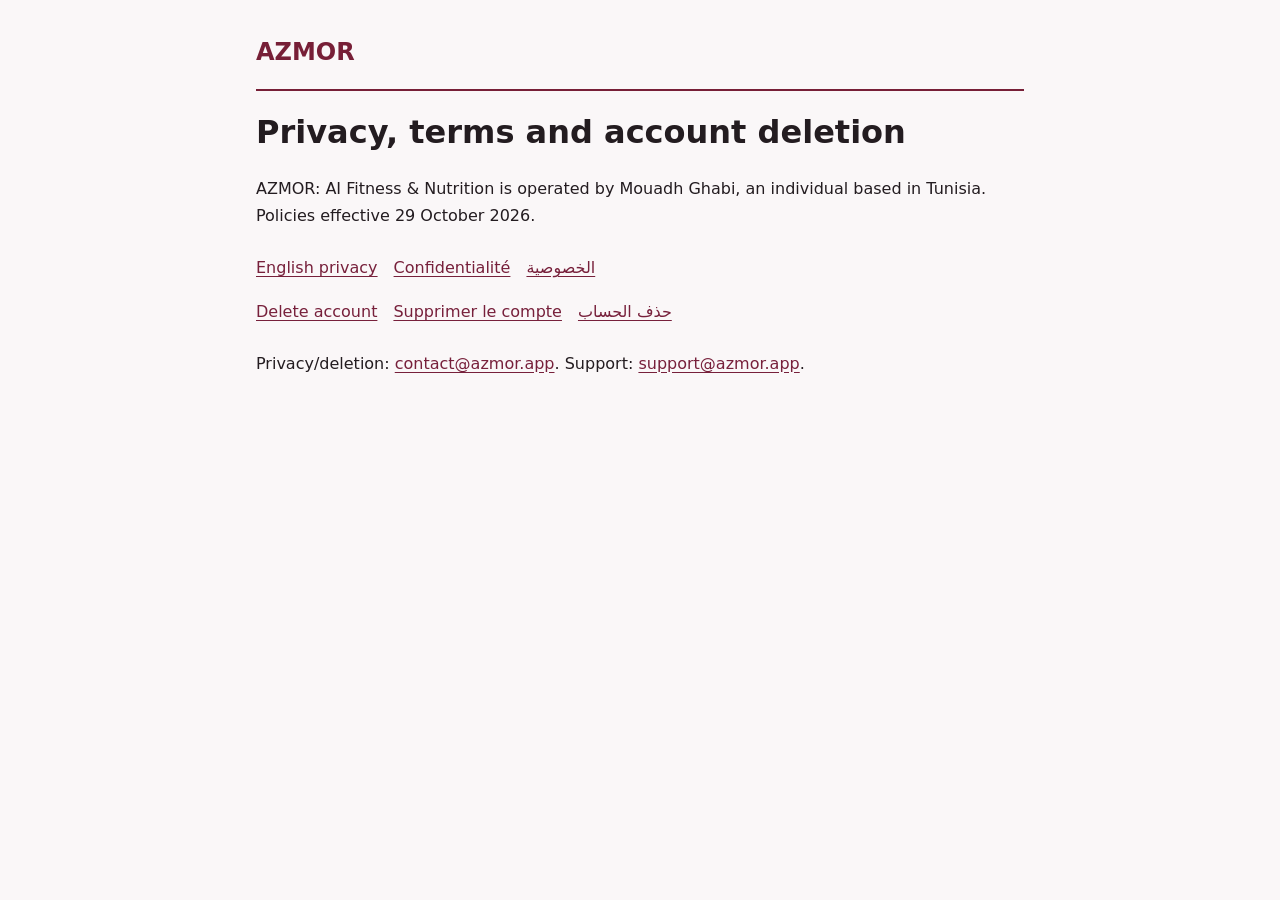
<file: index.html>
<!doctype html><html lang="en"><head><meta charset="utf-8"><meta name="viewport" content="width=device-width,initial-scale=1"><meta name="referrer" content="no-referrer"><title>AZMOR — Privacy, terms and account deletion</title><link rel="stylesheet" href="policy.css"></head><body><main><header><span class="brand">AZMOR</span></header><h1>Privacy, terms and account deletion</h1><p>AZMOR: AI Fitness &amp; Nutrition is operated by Mouadh Ghabi, an individual based in Tunisia. Policies effective 29 October 2026.</p><nav aria-label="Languages"><a href="en/privacy.html" lang="en">English privacy</a><a href="fr/privacy.html" lang="fr">Confidentialité</a><a href="ar/privacy.html" lang="ar" dir="rtl">الخصوصية</a></nav><nav aria-label="Account deletion"><a href="en/delete-account.html" lang="en">Delete account</a><a href="fr/delete-account.html" lang="fr">Supprimer le compte</a><a href="ar/delete-account.html" lang="ar" dir="rtl">حذف الحساب</a></nav><p>Privacy/deletion: <a href="mailto:contact@azmor.app">contact@azmor.app</a>. Support: <a href="mailto:support@azmor.app">support@azmor.app</a>.</p></main></body></html>
</file>
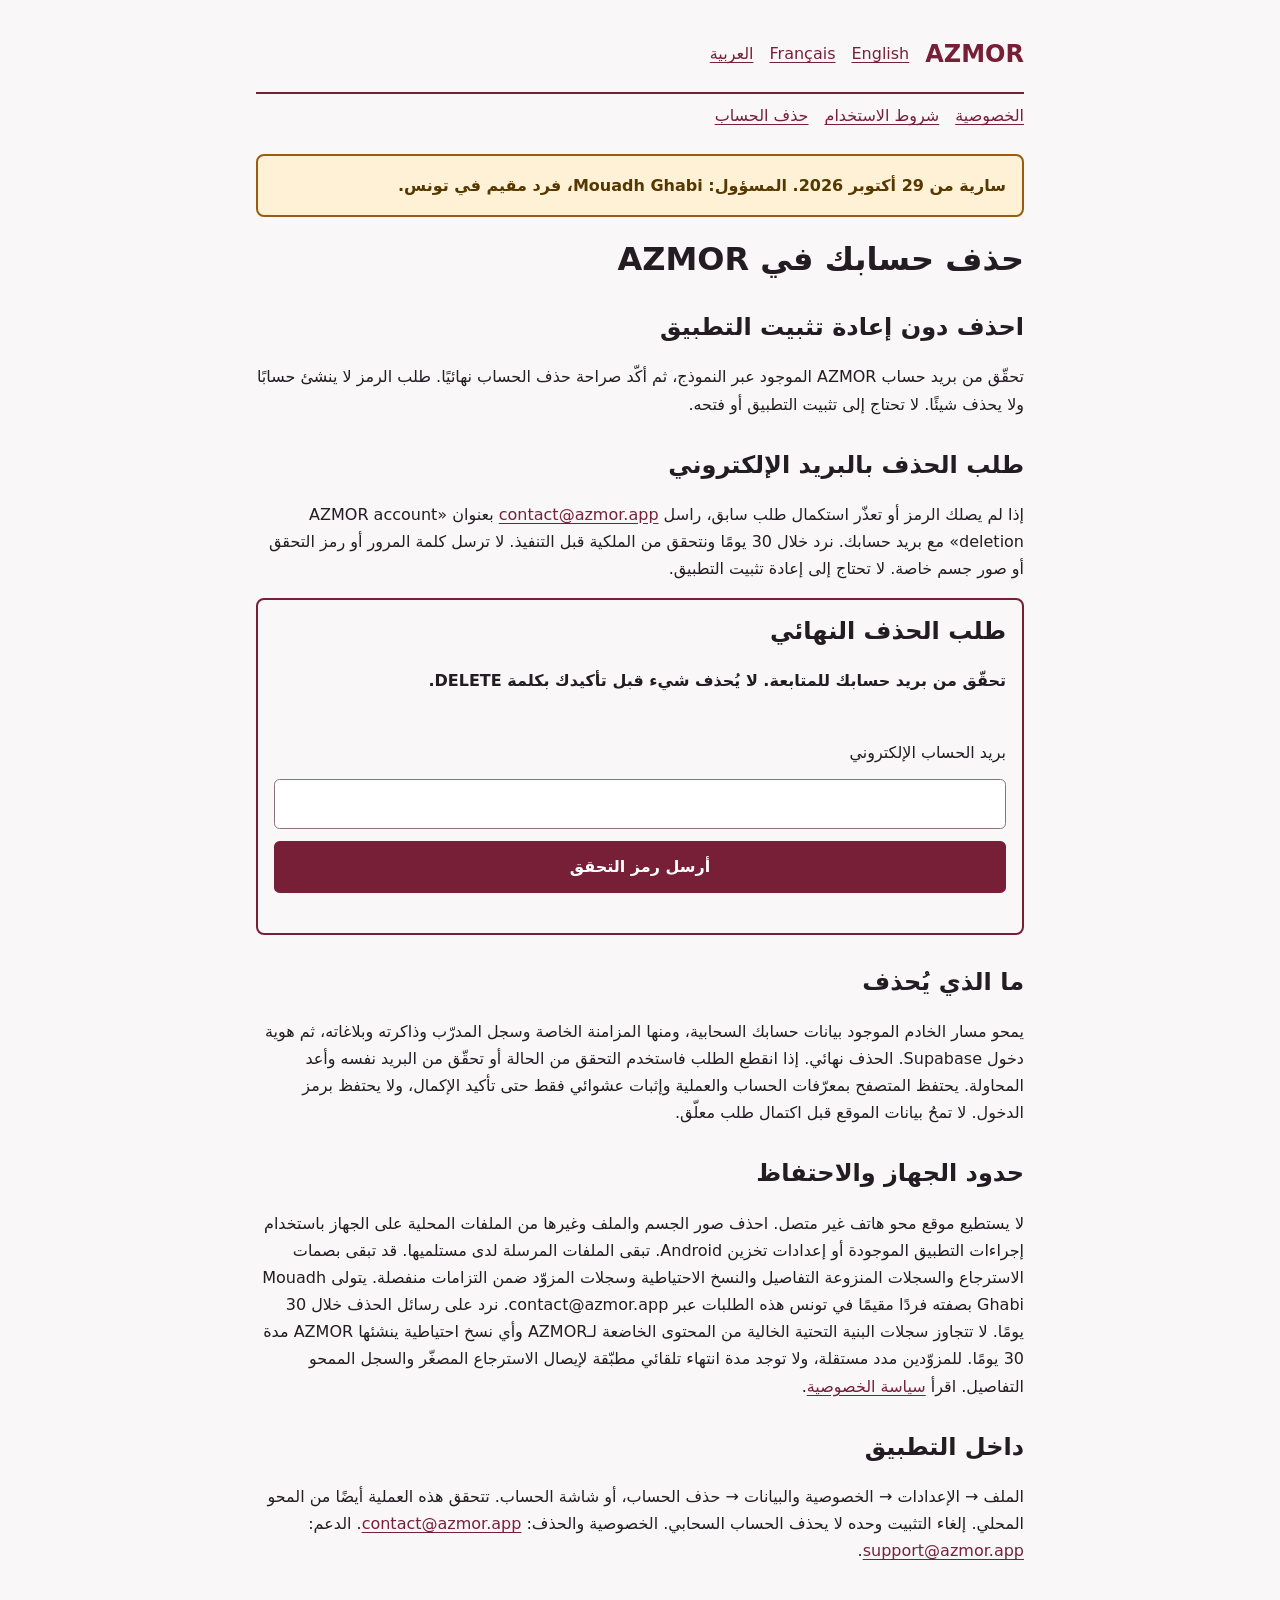
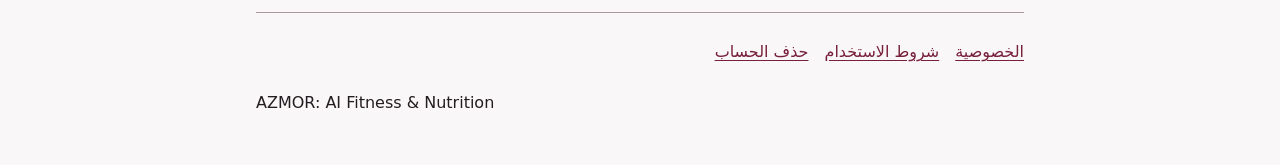
<file: ar/delete-account.html>
<!doctype html>
<html lang="ar" dir="rtl"><head><meta charset="utf-8"><meta name="viewport" content="width=device-width,initial-scale=1"><meta name="referrer" content="no-referrer"><meta http-equiv="Content-Security-Policy" content="default-src 'self'; script-src 'self'; style-src 'self'; connect-src https://mmhspuuuxyhvukejuzps.supabase.co; img-src 'self'; object-src 'none'; base-uri 'none'; form-action 'none'"><title>AZMOR — حذف حسابك في AZMOR</title><link rel="stylesheet" href="../policy.css"></head><body><main><header><span class="brand" dir="ltr">AZMOR</span><a href="../en/delete-account.html" lang="en">English</a> <a href="../fr/delete-account.html" lang="fr">Français</a> <a href="../ar/delete-account.html" lang="ar" dir="rtl">العربية</a></header><nav aria-label="الخصوصية"><a href="privacy.html">الخصوصية</a><a href="terms.html">شروط الاستخدام</a><a href="delete-account.html">حذف الحساب</a></nav><p class="status">سارية من 29 أكتوبر 2026. المسؤول: Mouadh Ghabi، فرد مقيم في تونس.</p><h1>حذف حسابك في AZMOR</h1>
<h2>احذف دون إعادة تثبيت التطبيق</h2><p>تحقّق من بريد حساب AZMOR الموجود عبر النموذج، ثم أكّد صراحة حذف الحساب نهائيًا. طلب الرمز لا ينشئ حسابًا ولا يحذف شيئًا. لا تحتاج إلى تثبيت التطبيق أو فتحه.</p>
<h2>طلب الحذف بالبريد الإلكتروني</h2><p>إذا لم يصلك الرمز أو تعذّر استكمال طلب سابق، راسل <a href="mailto:contact@azmor.app?subject=AZMOR%20account%20deletion" dir="ltr">contact@azmor.app</a> بعنوان «AZMOR account deletion» مع بريد حسابك. نرد خلال 30 يومًا ونتحقق من الملكية قبل التنفيذ. لا ترسل كلمة المرور أو رمز التحقق أو صور جسم خاصة. لا تحتاج إلى إعادة تثبيت التطبيق.</p>
<section class="deletion" aria-labelledby="deletion-heading"><h2 id="deletion-heading">طلب الحذف النهائي</h2><p id="deletion-status" role="status" aria-live="polite"></p><form id="email-form"><label for="email">بريد الحساب الإلكتروني</label><input id="email" name="email" type="email" dir="ltr" autocomplete="email" maxlength="254" required><button type="submit">أرسل رمز التحقق</button></form><form id="code-form" hidden><label for="code">رمز البريد (6 أرقام)</label><input id="code" name="code" type="text" dir="ltr" inputmode="numeric" autocomplete="one-time-code" pattern="[0-9]{6}" maxlength="6" required><button type="submit">تحقّق من البريد</button></form><form id="delete-form" hidden><label for="confirmation">اكتب DELETE لحذف هذا الحساب نهائيًا</label><input id="confirmation" type="text" dir="ltr" autocomplete="off" spellcheck="false" pattern="DELETE" required><label class="ack"><input id="acknowledge" type="checkbox" required><span>أفهم أن الحذف نهائي وأن الموقع لا يمحو نسخ الجهاز غير المتصل.</span></label><button type="submit" class="danger">احذف حسابي نهائيًا</button></form><button id="check-status" type="button" hidden>تحقّق من حالة الحذف</button><noscript><p>يلزم JavaScript للحذف المتحقق منه عبر الويب. تبقى إجراءات الحذف داخل التطبيق متاحة.</p></noscript></section><script type="module" src="../delete-account.js"></script>
<h2>ما الذي يُحذف</h2><p>يمحو مسار الخادم الموجود بيانات حسابك السحابية، ومنها المزامنة الخاصة وسجل المدرّب وذاكرته وبلاغاته، ثم هوية دخول Supabase. الحذف نهائي. إذا انقطع الطلب فاستخدم التحقق من الحالة أو تحقّق من البريد نفسه وأعد المحاولة. يحتفظ المتصفح بمعرّفات الحساب والعملية وإثبات عشوائي فقط حتى تأكيد الإكمال، ولا يحتفظ برمز الدخول. لا تمحُ بيانات الموقع قبل اكتمال طلب معلّق.</p>
<h2>حدود الجهاز والاحتفاظ</h2><p>لا يستطيع موقع محو هاتف غير متصل. احذف صور الجسم والملف وغيرها من الملفات المحلية على الجهاز باستخدام إجراءات التطبيق الموجودة أو إعدادات تخزين Android. تبقى الملفات المرسلة لدى مستلميها. قد تبقى بصمات الاسترجاع والسجلات المنزوعة التفاصيل والنسخ الاحتياطية وسجلات المزوّد ضمن التزامات منفصلة. يتولى Mouadh Ghabi بصفته فردًا مقيمًا في تونس هذه الطلبات عبر contact@azmor.app. نرد على رسائل الحذف خلال 30 يومًا. لا تتجاوز سجلات البنية التحتية الخالية من المحتوى الخاضعة لـAZMOR وأي نسخ احتياطية ينشئها AZMOR مدة 30 يومًا. للمزوّدين مدد مستقلة، ولا توجد مدة انتهاء تلقائي مطبّقة لإيصال الاسترجاع المصغّر والسجل الممحو التفاصيل. اقرأ <a href="privacy.html">سياسة الخصوصية</a>.</p>
<h2>داخل التطبيق</h2><p>الملف → الإعدادات → الخصوصية والبيانات → حذف الحساب، أو شاشة الحساب. تتحقق هذه العملية أيضًا من المحو المحلي. إلغاء التثبيت وحده لا يحذف الحساب السحابي. الخصوصية والحذف: <a href="mailto:contact@azmor.app" dir="ltr">contact@azmor.app</a>. الدعم: <a href="mailto:support@azmor.app" dir="ltr">support@azmor.app</a>.</p>
<footer><nav aria-label="الخصوصية"><a href="privacy.html">الخصوصية</a><a href="terms.html">شروط الاستخدام</a><a href="delete-account.html">حذف الحساب</a></nav><p dir="ltr">AZMOR: AI Fitness &amp; Nutrition</p></footer></main></body></html>
</file>
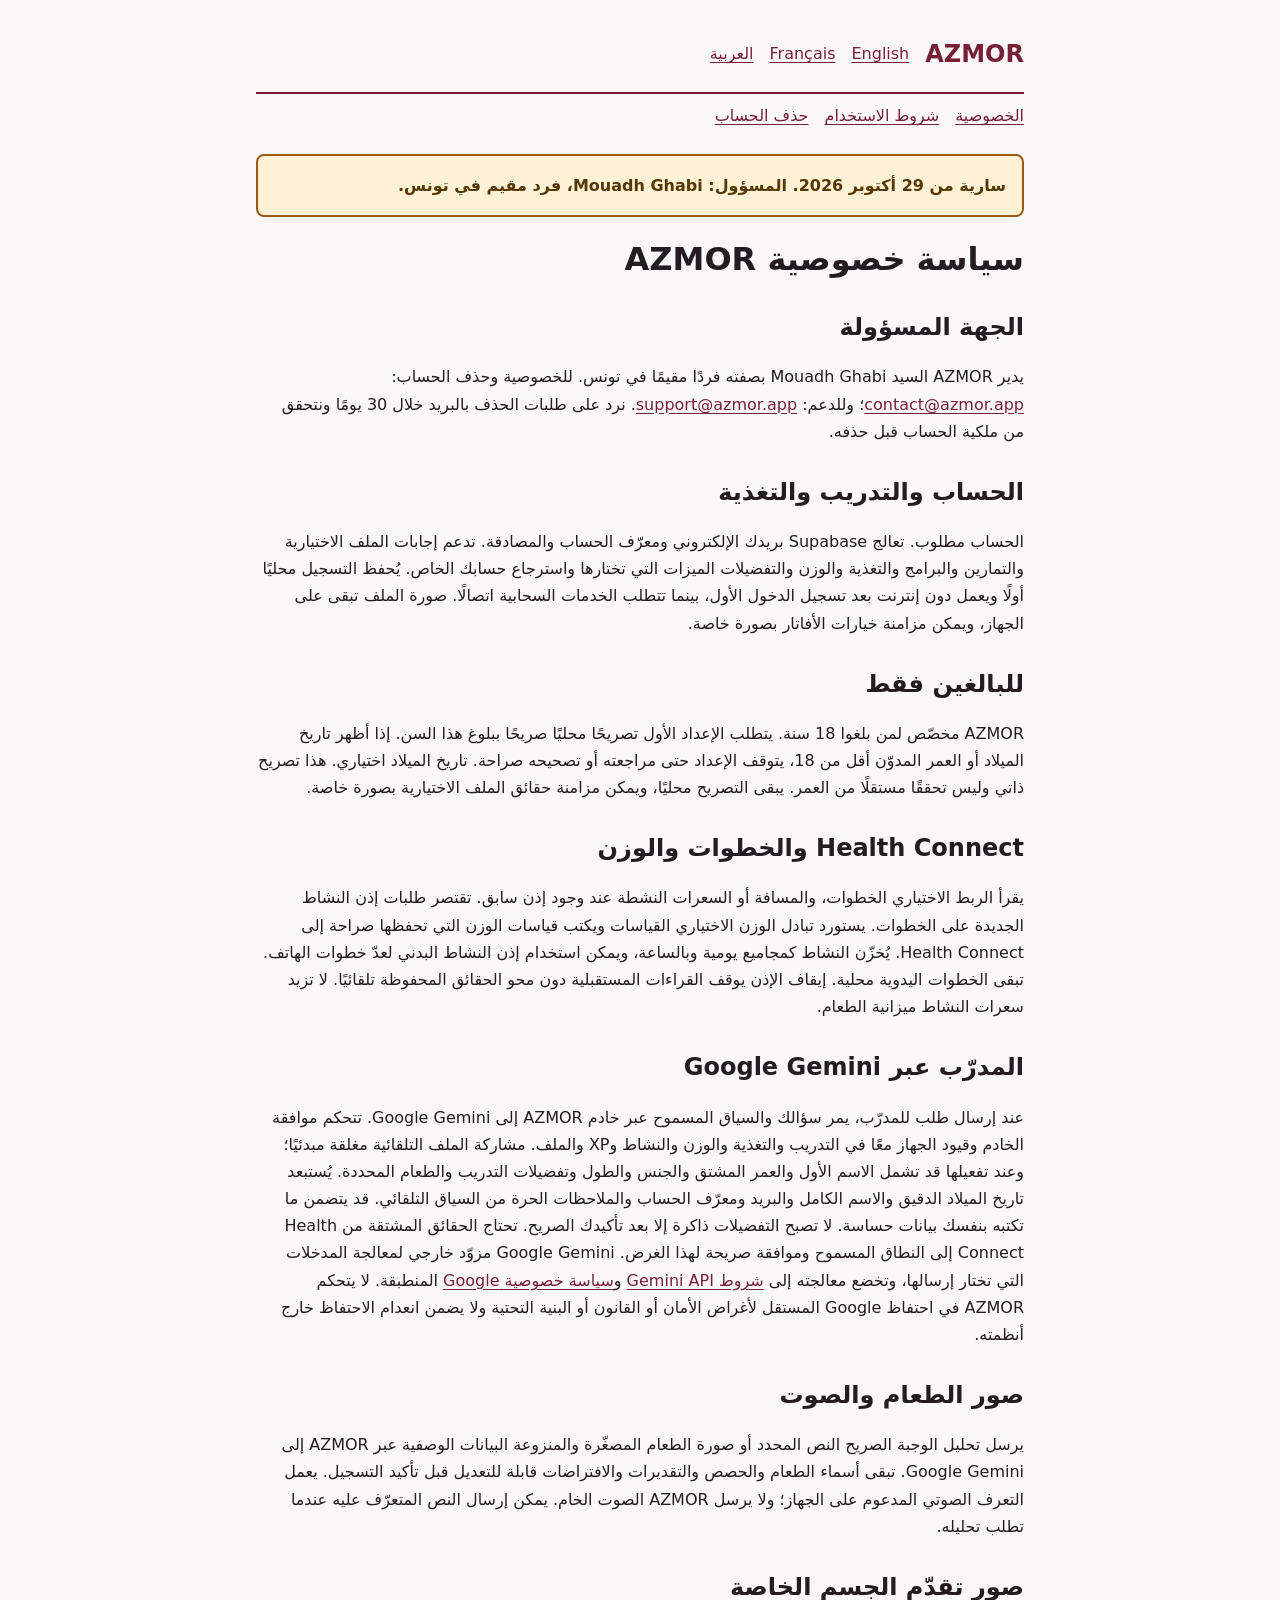
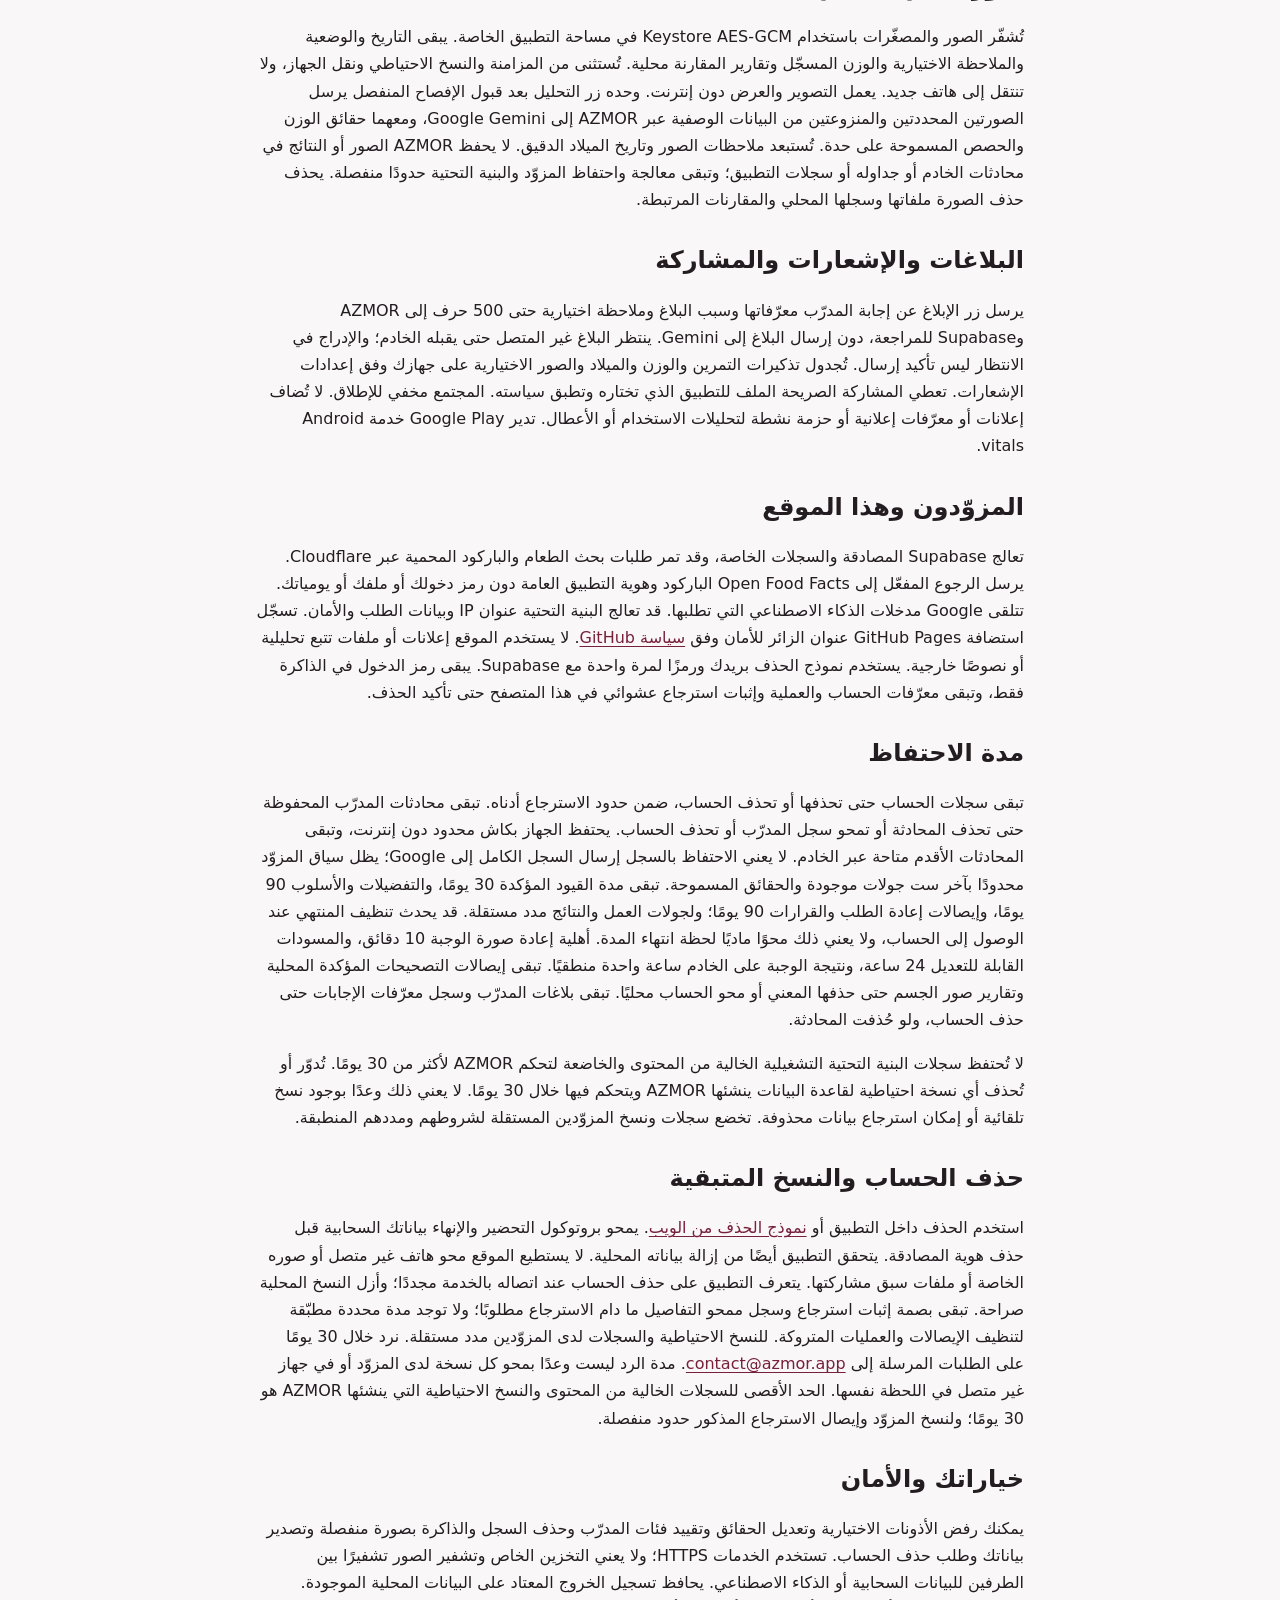
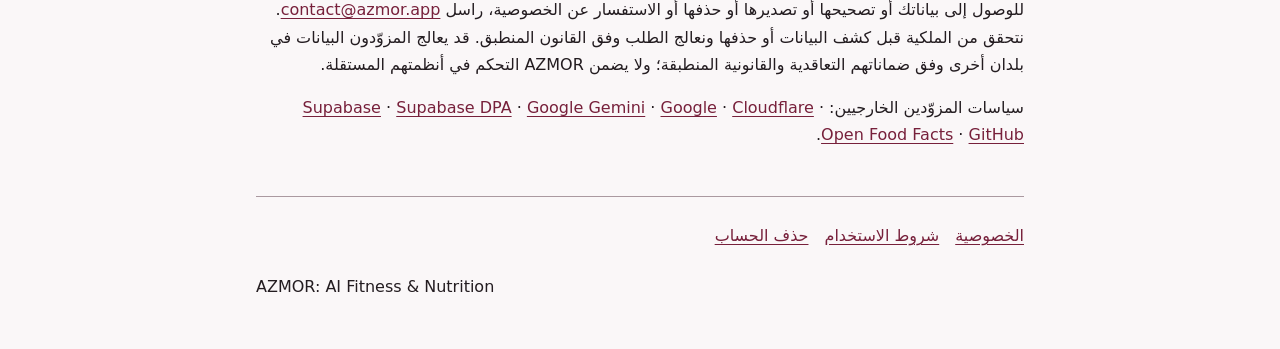
<file: ar/privacy.html>
<!doctype html>
<html lang="ar" dir="rtl"><head><meta charset="utf-8"><meta name="viewport" content="width=device-width,initial-scale=1"><meta name="referrer" content="no-referrer"><meta http-equiv="Content-Security-Policy" content="default-src 'self'; script-src 'self'; style-src 'self'; connect-src https://mmhspuuuxyhvukejuzps.supabase.co; img-src 'self'; object-src 'none'; base-uri 'none'; form-action 'none'"><title>AZMOR — سياسة خصوصية AZMOR</title><link rel="stylesheet" href="../policy.css"></head><body><main><header><span class="brand" dir="ltr">AZMOR</span><a href="../en/privacy.html" lang="en">English</a> <a href="../fr/privacy.html" lang="fr">Français</a> <a href="../ar/privacy.html" lang="ar" dir="rtl">العربية</a></header><nav aria-label="الخصوصية"><a href="privacy.html">الخصوصية</a><a href="terms.html">شروط الاستخدام</a><a href="delete-account.html">حذف الحساب</a></nav><p class="status">سارية من 29 أكتوبر 2026. المسؤول: Mouadh Ghabi، فرد مقيم في تونس.</p><h1>سياسة خصوصية AZMOR</h1>
<h2>الجهة المسؤولة</h2><p>يدير AZMOR السيد Mouadh Ghabi بصفته فردًا مقيمًا في تونس. للخصوصية وحذف الحساب: <a href="mailto:contact@azmor.app" dir="ltr">contact@azmor.app</a>؛ وللدعم: <a href="mailto:support@azmor.app" dir="ltr">support@azmor.app</a>. نرد على طلبات الحذف بالبريد خلال 30 يومًا ونتحقق من ملكية الحساب قبل حذفه.</p>
<h2>الحساب والتدريب والتغذية</h2><p>الحساب مطلوب. تعالج Supabase بريدك الإلكتروني ومعرّف الحساب والمصادقة. تدعم إجابات الملف الاختيارية والتمارين والبرامج والتغذية والوزن والتفضيلات الميزات التي تختارها واسترجاع حسابك الخاص. يُحفظ التسجيل محليًا أولًا ويعمل دون إنترنت بعد تسجيل الدخول الأول، بينما تتطلب الخدمات السحابية اتصالًا. صورة الملف تبقى على الجهاز، ويمكن مزامنة خيارات الأفاتار بصورة خاصة.</p>
<h2>للبالغين فقط</h2><p>AZMOR مخصّص لمن بلغوا 18 سنة. يتطلب الإعداد الأول تصريحًا محليًا صريحًا ببلوغ هذا السن. إذا أظهر تاريخ الميلاد أو العمر المدوّن أقل من 18، يتوقف الإعداد حتى مراجعته أو تصحيحه صراحة. تاريخ الميلاد اختياري. هذا تصريح ذاتي وليس تحققًا مستقلًا من العمر. يبقى التصريح محليًا، ويمكن مزامنة حقائق الملف الاختيارية بصورة خاصة.</p>
<h2>Health Connect والخطوات والوزن</h2><p>يقرأ الربط الاختياري الخطوات، والمسافة أو السعرات النشطة عند وجود إذن سابق. تقتصر طلبات إذن النشاط الجديدة على الخطوات. يستورد تبادل الوزن الاختياري القياسات ويكتب قياسات الوزن التي تحفظها صراحة إلى Health Connect. يُخزّن النشاط كمجاميع يومية وبالساعة، ويمكن استخدام إذن النشاط البدني لعدّ خطوات الهاتف. تبقى الخطوات اليدوية محلية. إيقاف الإذن يوقف القراءات المستقبلية دون محو الحقائق المحفوظة تلقائيًا. لا تزيد سعرات النشاط ميزانية الطعام.</p>
<h2>المدرّب عبر Google Gemini</h2><p>عند إرسال طلب للمدرّب، يمر سؤالك والسياق المسموح عبر خادم AZMOR إلى Google Gemini. تتحكم موافقة الخادم وقيود الجهاز معًا في التدريب والتغذية والوزن والنشاط وXP والملف. مشاركة الملف التلقائية مغلقة مبدئيًا؛ وعند تفعيلها قد تشمل الاسم الأول والعمر المشتق والجنس والطول وتفضيلات التدريب والطعام المحددة. يُستبعد تاريخ الميلاد الدقيق والاسم الكامل والبريد ومعرّف الحساب والملاحظات الحرة من السياق التلقائي. قد يتضمن ما تكتبه بنفسك بيانات حساسة. لا تصبح التفضيلات ذاكرة إلا بعد تأكيدك الصريح. تحتاج الحقائق المشتقة من Health Connect إلى النطاق المسموح وموافقة صريحة لهذا الغرض. Google Gemini مزوّد خارجي لمعالجة المدخلات التي تختار إرسالها، وتخضع معالجته إلى <a href="https://ai.google.dev/gemini-api/terms">شروط Gemini API</a> و<a href="https://policies.google.com/privacy">سياسة خصوصية Google</a> المنطبقة. لا يتحكم AZMOR في احتفاظ Google المستقل لأغراض الأمان أو القانون أو البنية التحتية ولا يضمن انعدام الاحتفاظ خارج أنظمته.</p>
<h2>صور الطعام والصوت</h2><p>يرسل تحليل الوجبة الصريح النص المحدد أو صورة الطعام المصغّرة والمنزوعة البيانات الوصفية عبر AZMOR إلى Google Gemini. تبقى أسماء الطعام والحصص والتقديرات والافتراضات قابلة للتعديل قبل تأكيد التسجيل. يعمل التعرف الصوتي المدعوم على الجهاز؛ ولا يرسل AZMOR الصوت الخام. يمكن إرسال النص المتعرّف عليه عندما تطلب تحليله.</p>
<h2>صور تقدّم الجسم الخاصة</h2><p>تُشفّر الصور والمصغّرات باستخدام Keystore AES-GCM في مساحة التطبيق الخاصة. يبقى التاريخ والوضعية والملاحظة الاختيارية والوزن المسجّل وتقارير المقارنة محلية. تُستثنى من المزامنة والنسخ الاحتياطي ونقل الجهاز، ولا تنتقل إلى هاتف جديد. يعمل التصوير والعرض دون إنترنت. وحده زر التحليل بعد قبول الإفصاح المنفصل يرسل الصورتين المحددتين والمنزوعتين من البيانات الوصفية عبر AZMOR إلى Google Gemini، ومعهما حقائق الوزن والحصص المسموحة على حدة. تُستبعد ملاحظات الصور وتاريخ الميلاد الدقيق. لا يحفظ AZMOR الصور أو النتائج في محادثات الخادم أو جداوله أو سجلات التطبيق؛ وتبقى معالجة واحتفاظ المزوّد والبنية التحتية حدودًا منفصلة. يحذف حذف الصورة ملفاتها وسجلها المحلي والمقارنات المرتبطة.</p>
<h2>البلاغات والإشعارات والمشاركة</h2><p>يرسل زر الإبلاغ عن إجابة المدرّب معرّفاتها وسبب البلاغ وملاحظة اختيارية حتى 500 حرف إلى AZMOR وSupabase للمراجعة، دون إرسال البلاغ إلى Gemini. ينتظر البلاغ غير المتصل حتى يقبله الخادم؛ والإدراج في الانتظار ليس تأكيد إرسال. تُجدول تذكيرات التمرين والوزن والميلاد والصور الاختيارية على جهازك وفق إعدادات الإشعارات. تعطي المشاركة الصريحة الملف للتطبيق الذي تختاره وتطبق سياسته. المجتمع مخفي للإطلاق. لا تُضاف إعلانات أو معرّفات إعلانية أو حزمة نشطة لتحليلات الاستخدام أو الأعطال. تدير Google Play خدمة Android vitals.</p>
<h2>المزوّدون وهذا الموقع</h2><p>تعالج Supabase المصادقة والسجلات الخاصة، وقد تمر طلبات بحث الطعام والباركود المحمية عبر Cloudflare. يرسل الرجوع المفعّل إلى Open Food Facts الباركود وهوية التطبيق العامة دون رمز دخولك أو ملفك أو يومياتك. تتلقى Google مدخلات الذكاء الاصطناعي التي تطلبها. قد تعالج البنية التحتية عنوان IP وبيانات الطلب والأمان. تسجّل استضافة GitHub Pages عنوان الزائر للأمان وفق <a href="https://docs.github.com/en/site-policy/privacy-policies/github-general-privacy-statement">سياسة GitHub</a>. لا يستخدم الموقع إعلانات أو ملفات تتبع تحليلية أو نصوصًا خارجية. يستخدم نموذج الحذف بريدك ورمزًا لمرة واحدة مع Supabase. يبقى رمز الدخول في الذاكرة فقط، وتبقى معرّفات الحساب والعملية وإثبات استرجاع عشوائي في هذا المتصفح حتى تأكيد الحذف.</p>
<h2>مدة الاحتفاظ</h2><p>تبقى سجلات الحساب حتى تحذفها أو تحذف الحساب، ضمن حدود الاسترجاع أدناه. تبقى محادثات المدرّب المحفوظة حتى تحذف المحادثة أو تمحو سجل المدرّب أو تحذف الحساب. يحتفظ الجهاز بكاش محدود دون إنترنت، وتبقى المحادثات الأقدم متاحة عبر الخادم. لا يعني الاحتفاظ بالسجل إرسال السجل الكامل إلى Google؛ يظل سياق المزوّد محدودًا بآخر ست جولات موجودة والحقائق المسموحة. تبقى مدة القيود المؤكدة 30 يومًا، والتفضيلات والأسلوب 90 يومًا، وإيصالات إعادة الطلب والقرارات 90 يومًا؛ ولجولات العمل والنتائج مدد مستقلة. قد يحدث تنظيف المنتهي عند الوصول إلى الحساب، ولا يعني ذلك محوًا ماديًا لحظة انتهاء المدة. أهلية إعادة صورة الوجبة 10 دقائق، والمسودات القابلة للتعديل 24 ساعة، ونتيجة الوجبة على الخادم ساعة واحدة منطقيًا. تبقى إيصالات التصحيحات المؤكدة المحلية وتقارير صور الجسم حتى حذفها المعني أو محو الحساب محليًا. تبقى بلاغات المدرّب وسجل معرّفات الإجابات حتى حذف الحساب، ولو حُذفت المحادثة.</p>
<p>لا تُحتفظ سجلات البنية التحتية التشغيلية الخالية من المحتوى والخاضعة لتحكم AZMOR لأكثر من 30 يومًا. تُدوّر أو تُحذف أي نسخة احتياطية لقاعدة البيانات ينشئها AZMOR ويتحكم فيها خلال 30 يومًا. لا يعني ذلك وعدًا بوجود نسخ تلقائية أو إمكان استرجاع بيانات محذوفة. تخضع سجلات ونسخ المزوّدين المستقلة لشروطهم ومددهم المنطبقة.</p>
<h2>حذف الحساب والنسخ المتبقية</h2><p>استخدم الحذف داخل التطبيق أو <a href="delete-account.html">نموذج الحذف من الويب</a>. يمحو بروتوكول التحضير والإنهاء بياناتك السحابية قبل حذف هوية المصادقة. يتحقق التطبيق أيضًا من إزالة بياناته المحلية. لا يستطيع الموقع محو هاتف غير متصل أو صوره الخاصة أو ملفات سبق مشاركتها. يتعرف التطبيق على حذف الحساب عند اتصاله بالخدمة مجددًا؛ وأزل النسخ المحلية صراحة. تبقى بصمة إثبات استرجاع وسجل ممحو التفاصيل ما دام الاسترجاع مطلوبًا؛ ولا توجد مدة محددة مطبّقة لتنظيف الإيصالات والعمليات المتروكة. للنسخ الاحتياطية والسجلات لدى المزوّدين مدد مستقلة. نرد خلال 30 يومًا على الطلبات المرسلة إلى <a href="mailto:contact@azmor.app" dir="ltr">contact@azmor.app</a>. مدة الرد ليست وعدًا بمحو كل نسخة لدى المزوّد أو في جهاز غير متصل في اللحظة نفسها. الحد الأقصى للسجلات الخالية من المحتوى والنسخ الاحتياطية التي ينشئها AZMOR هو 30 يومًا؛ ولنسخ المزوّد وإيصال الاسترجاع المذكور حدود منفصلة.</p>
<h2>خياراتك والأمان</h2><p>يمكنك رفض الأذونات الاختيارية وتعديل الحقائق وتقييد فئات المدرّب وحذف السجل والذاكرة بصورة منفصلة وتصدير بياناتك وطلب حذف الحساب. تستخدم الخدمات HTTPS؛ ولا يعني التخزين الخاص وتشفير الصور تشفيرًا بين الطرفين للبيانات السحابية أو الذكاء الاصطناعي. يحافظ تسجيل الخروج المعتاد على البيانات المحلية الموجودة. للوصول إلى بياناتك أو تصحيحها أو تصديرها أو حذفها أو الاستفسار عن الخصوصية، راسل <a href="mailto:contact@azmor.app" dir="ltr">contact@azmor.app</a>. نتحقق من الملكية قبل كشف البيانات أو حذفها ونعالج الطلب وفق القانون المنطبق. قد يعالج المزوّدون البيانات في بلدان أخرى وفق ضماناتهم التعاقدية والقانونية المنطبقة؛ ولا يضمن AZMOR التحكم في أنظمتهم المستقلة.</p>
<p>سياسات المزوّدين الخارجيين: <a href="https://supabase.com/privacy">Supabase</a> · <a href="https://supabase.com/legal/dpa">Supabase DPA</a> · <a href="https://ai.google.dev/gemini-api/terms">Google Gemini</a> · <a href="https://policies.google.com/privacy">Google</a> · <a href="https://www.cloudflare.com/privacypolicy/">Cloudflare</a> · <a href="https://world.openfoodfacts.org/terms-of-use">Open Food Facts</a> · <a href="https://docs.github.com/en/site-policy/privacy-policies/github-general-privacy-statement">GitHub</a>.</p>
<footer><nav aria-label="الخصوصية"><a href="privacy.html">الخصوصية</a><a href="terms.html">شروط الاستخدام</a><a href="delete-account.html">حذف الحساب</a></nav><p dir="ltr">AZMOR: AI Fitness &amp; Nutrition</p></footer></main></body></html>
</file>
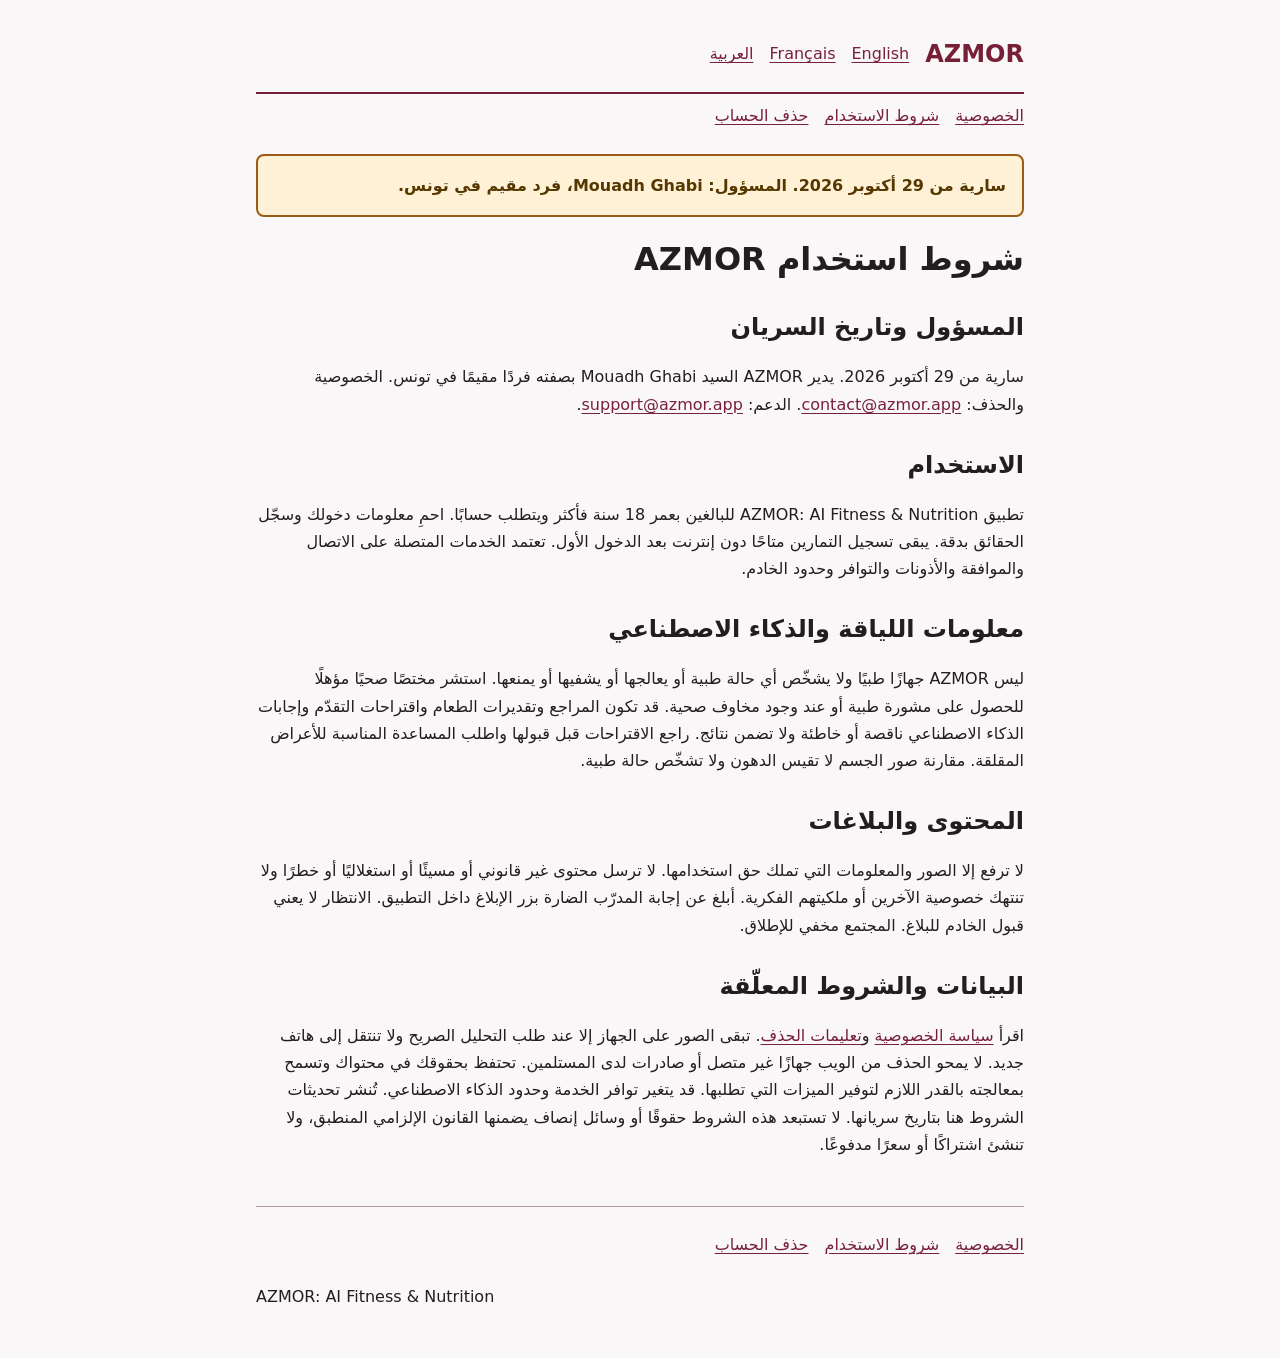
<file: ar/terms.html>
<!doctype html>
<html lang="ar" dir="rtl"><head><meta charset="utf-8"><meta name="viewport" content="width=device-width,initial-scale=1"><meta name="referrer" content="no-referrer"><meta http-equiv="Content-Security-Policy" content="default-src 'self'; script-src 'self'; style-src 'self'; connect-src https://mmhspuuuxyhvukejuzps.supabase.co; img-src 'self'; object-src 'none'; base-uri 'none'; form-action 'none'"><title>AZMOR — شروط استخدام AZMOR</title><link rel="stylesheet" href="../policy.css"></head><body><main><header><span class="brand" dir="ltr">AZMOR</span><a href="../en/terms.html" lang="en">English</a> <a href="../fr/terms.html" lang="fr">Français</a> <a href="../ar/terms.html" lang="ar" dir="rtl">العربية</a></header><nav aria-label="الخصوصية"><a href="privacy.html">الخصوصية</a><a href="terms.html">شروط الاستخدام</a><a href="delete-account.html">حذف الحساب</a></nav><p class="status">سارية من 29 أكتوبر 2026. المسؤول: Mouadh Ghabi، فرد مقيم في تونس.</p><h1>شروط استخدام AZMOR</h1>
<h2>المسؤول وتاريخ السريان</h2><p>سارية من 29 أكتوبر 2026. يدير AZMOR السيد Mouadh Ghabi بصفته فردًا مقيمًا في تونس. الخصوصية والحذف: <a href="mailto:contact@azmor.app" dir="ltr">contact@azmor.app</a>. الدعم: <a href="mailto:support@azmor.app" dir="ltr">support@azmor.app</a>.</p>
<h2>الاستخدام</h2><p>تطبيق AZMOR: AI Fitness &amp; Nutrition للبالغين بعمر 18 سنة فأكثر ويتطلب حسابًا. احمِ معلومات دخولك وسجّل الحقائق بدقة. يبقى تسجيل التمارين متاحًا دون إنترنت بعد الدخول الأول. تعتمد الخدمات المتصلة على الاتصال والموافقة والأذونات والتوافر وحدود الخادم.</p>
<h2>معلومات اللياقة والذكاء الاصطناعي</h2><p>ليس AZMOR جهازًا طبيًا ولا يشخّص أي حالة طبية أو يعالجها أو يشفيها أو يمنعها. استشر مختصًا صحيًا مؤهلًا للحصول على مشورة طبية أو عند وجود مخاوف صحية. قد تكون المراجع وتقديرات الطعام واقتراحات التقدّم وإجابات الذكاء الاصطناعي ناقصة أو خاطئة ولا تضمن نتائج. راجع الاقتراحات قبل قبولها واطلب المساعدة المناسبة للأعراض المقلقة. مقارنة صور الجسم لا تقيس الدهون ولا تشخّص حالة طبية.</p>
<h2>المحتوى والبلاغات</h2><p>لا ترفع إلا الصور والمعلومات التي تملك حق استخدامها. لا ترسل محتوى غير قانوني أو مسيئًا أو استغلاليًا أو خطرًا ولا تنتهك خصوصية الآخرين أو ملكيتهم الفكرية. أبلغ عن إجابة المدرّب الضارة بزر الإبلاغ داخل التطبيق. الانتظار لا يعني قبول الخادم للبلاغ. المجتمع مخفي للإطلاق.</p>
<h2>البيانات والشروط المعلّقة</h2><p>اقرأ <a href="privacy.html">سياسة الخصوصية</a> و<a href="delete-account.html">تعليمات الحذف</a>. تبقى الصور على الجهاز إلا عند طلب التحليل الصريح ولا تنتقل إلى هاتف جديد. لا يمحو الحذف من الويب جهازًا غير متصل أو صادرات لدى المستلمين. تحتفظ بحقوقك في محتواك وتسمح بمعالجته بالقدر اللازم لتوفير الميزات التي تطلبها. قد يتغير توافر الخدمة وحدود الذكاء الاصطناعي. تُنشر تحديثات الشروط هنا بتاريخ سريانها. لا تستبعد هذه الشروط حقوقًا أو وسائل إنصاف يضمنها القانون الإلزامي المنطبق، ولا تنشئ اشتراكًا أو سعرًا مدفوعًا.</p>
<footer><nav aria-label="الخصوصية"><a href="privacy.html">الخصوصية</a><a href="terms.html">شروط الاستخدام</a><a href="delete-account.html">حذف الحساب</a></nav><p dir="ltr">AZMOR: AI Fitness &amp; Nutrition</p></footer></main></body></html>
</file>
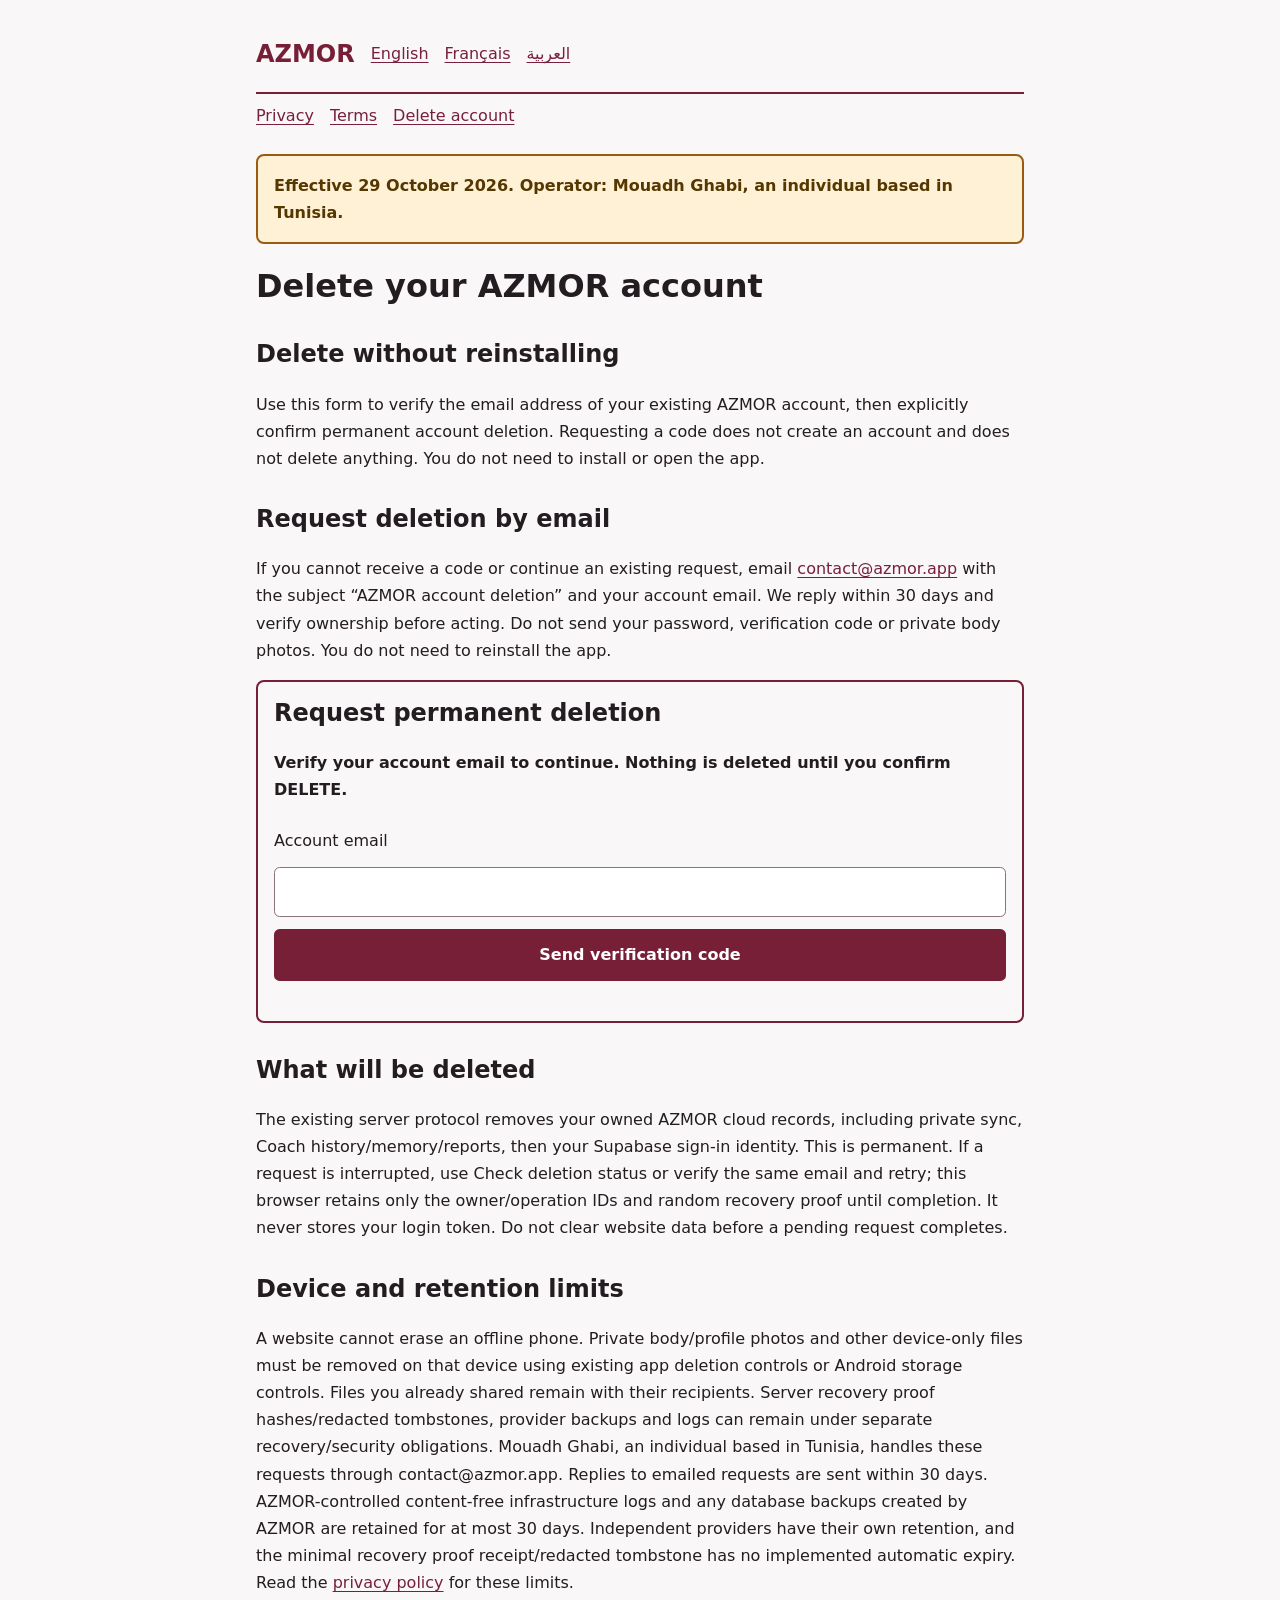
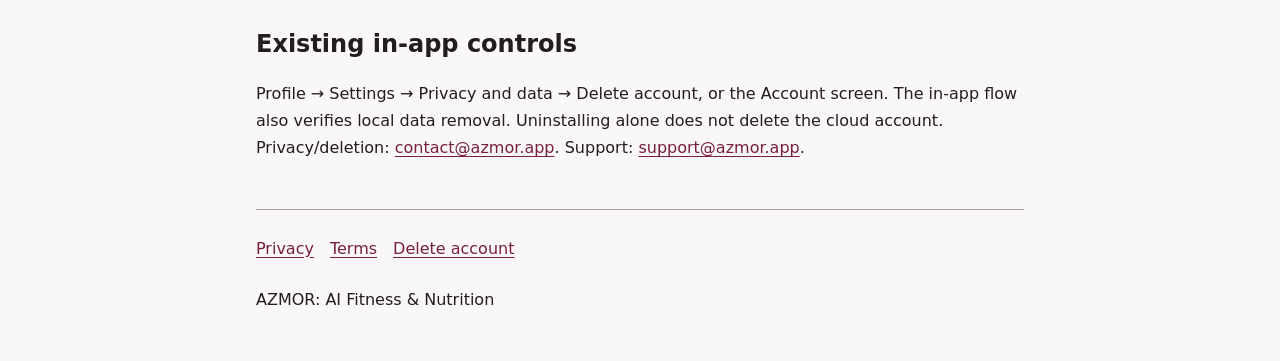
<file: en/delete-account.html>
<!doctype html>
<html lang="en" dir="ltr"><head><meta charset="utf-8"><meta name="viewport" content="width=device-width,initial-scale=1"><meta name="referrer" content="no-referrer"><meta http-equiv="Content-Security-Policy" content="default-src 'self'; script-src 'self'; style-src 'self'; connect-src https://mmhspuuuxyhvukejuzps.supabase.co; img-src 'self'; object-src 'none'; base-uri 'none'; form-action 'none'"><title>AZMOR — Delete your AZMOR account</title><link rel="stylesheet" href="../policy.css"></head><body><main><header><span class="brand" dir="ltr">AZMOR</span><a href="../en/delete-account.html" lang="en">English</a> <a href="../fr/delete-account.html" lang="fr">Français</a> <a href="../ar/delete-account.html" lang="ar" dir="rtl">العربية</a></header><nav aria-label="Privacy"><a href="privacy.html">Privacy</a><a href="terms.html">Terms</a><a href="delete-account.html">Delete account</a></nav><p class="status">Effective 29 October 2026. Operator: Mouadh Ghabi, an individual based in Tunisia.</p><h1>Delete your AZMOR account</h1>
<h2>Delete without reinstalling</h2><p>Use this form to verify the email address of your existing AZMOR account, then explicitly confirm permanent account deletion. Requesting a code does not create an account and does not delete anything. You do not need to install or open the app.</p>
<h2>Request deletion by email</h2><p>If you cannot receive a code or continue an existing request, email <a href="mailto:contact@azmor.app?subject=AZMOR%20account%20deletion">contact@azmor.app</a> with the subject “AZMOR account deletion” and your account email. We reply within 30 days and verify ownership before acting. Do not send your password, verification code or private body photos. You do not need to reinstall the app.</p>
<section class="deletion" aria-labelledby="deletion-heading"><h2 id="deletion-heading">Request permanent deletion</h2><p id="deletion-status" role="status" aria-live="polite"></p><form id="email-form"><label for="email">Account email</label><input id="email" name="email" type="email" dir="ltr" autocomplete="email" maxlength="254" required><button type="submit">Send verification code</button></form><form id="code-form" hidden><label for="code">Email code (6 digits)</label><input id="code" name="code" type="text" dir="ltr" inputmode="numeric" autocomplete="one-time-code" pattern="[0-9]{6}" maxlength="6" required><button type="submit">Verify email</button></form><form id="delete-form" hidden><label for="confirmation">Type DELETE to permanently delete this account</label><input id="confirmation" type="text" dir="ltr" autocomplete="off" spellcheck="false" pattern="DELETE" required><label class="ack"><input id="acknowledge" type="checkbox" required><span>I understand that deletion is permanent and this website cannot erase offline device copies.</span></label><button type="submit" class="danger">Permanently delete my account</button></form><button id="check-status" type="button" hidden>Check deletion status</button><noscript><p>JavaScript is required for verified web deletion. The in-app deletion controls remain available.</p></noscript></section><script type="module" src="../delete-account.js"></script>
<h2>What will be deleted</h2><p>The existing server protocol removes your owned AZMOR cloud records, including private sync, Coach history/memory/reports, then your Supabase sign-in identity. This is permanent. If a request is interrupted, use Check deletion status or verify the same email and retry; this browser retains only the owner/operation IDs and random recovery proof until completion. It never stores your login token. Do not clear website data before a pending request completes.</p>
<h2>Device and retention limits</h2><p>A website cannot erase an offline phone. Private body/profile photos and other device-only files must be removed on that device using existing app deletion controls or Android storage controls. Files you already shared remain with their recipients. Server recovery proof hashes/redacted tombstones, provider backups and logs can remain under separate recovery/security obligations. Mouadh Ghabi, an individual based in Tunisia, handles these requests through contact@azmor.app. Replies to emailed requests are sent within 30 days. AZMOR-controlled content-free infrastructure logs and any database backups created by AZMOR are retained for at most 30 days. Independent providers have their own retention, and the minimal recovery proof receipt/redacted tombstone has no implemented automatic expiry. Read the <a href="privacy.html">privacy policy</a> for these limits.</p>
<h2>Existing in-app controls</h2><p>Profile → Settings → Privacy and data → Delete account, or the Account screen. The in-app flow also verifies local data removal. Uninstalling alone does not delete the cloud account. Privacy/deletion: <a href="mailto:contact@azmor.app">contact@azmor.app</a>. Support: <a href="mailto:support@azmor.app">support@azmor.app</a>.</p>
<footer><nav aria-label="Privacy"><a href="privacy.html">Privacy</a><a href="terms.html">Terms</a><a href="delete-account.html">Delete account</a></nav><p dir="ltr">AZMOR: AI Fitness &amp; Nutrition</p></footer></main></body></html>
</file>
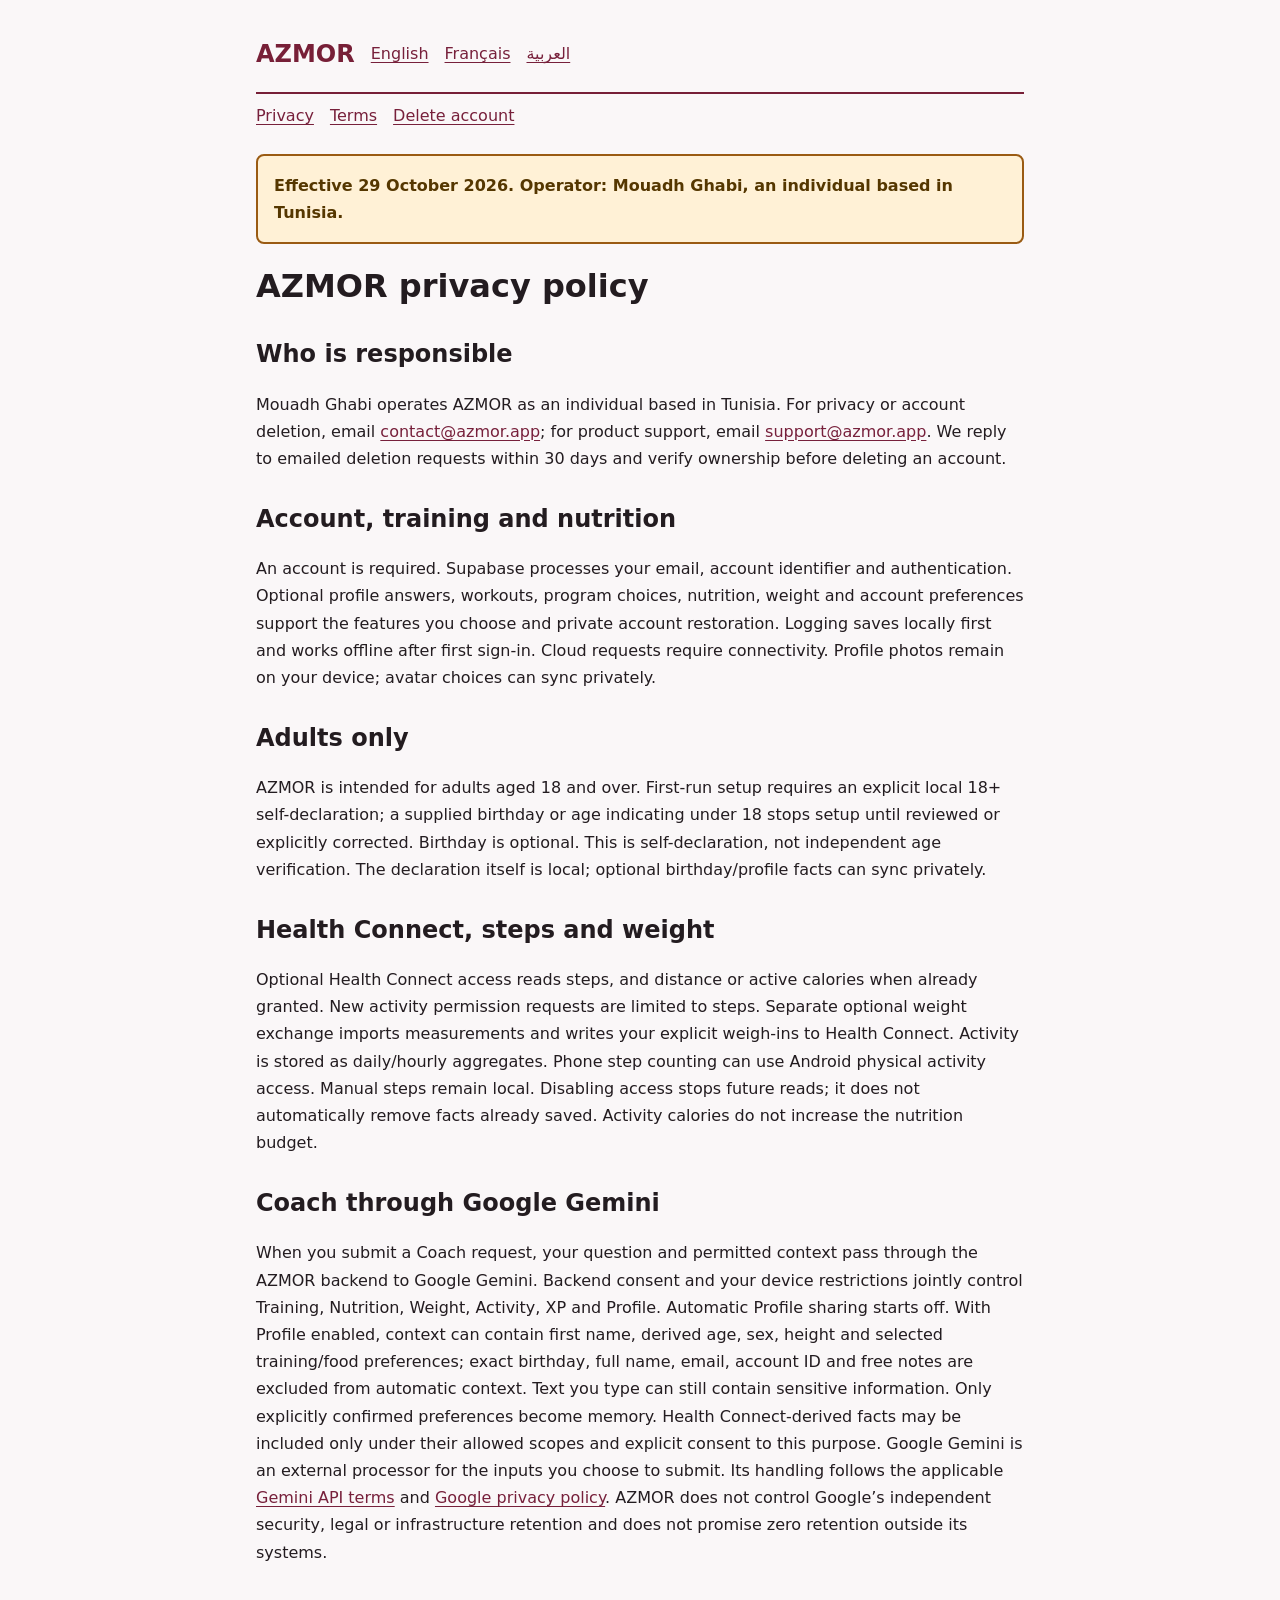
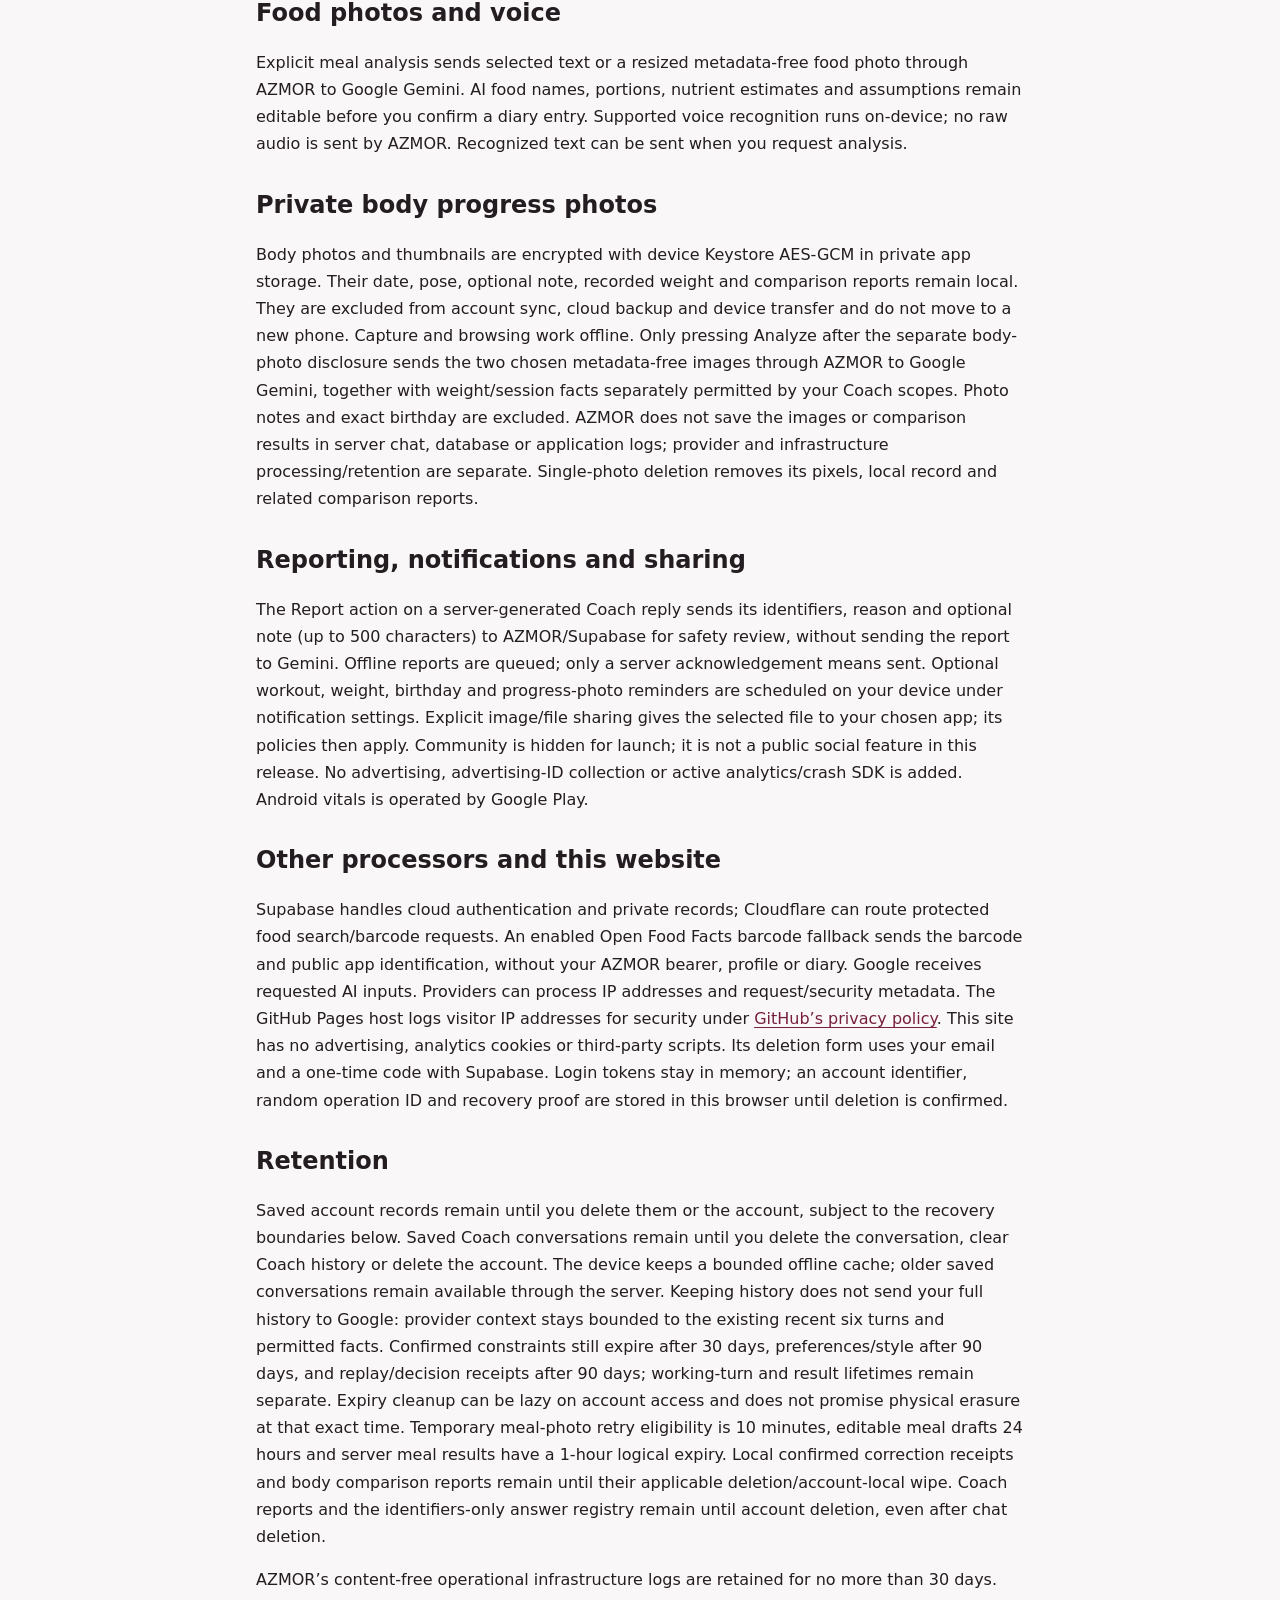
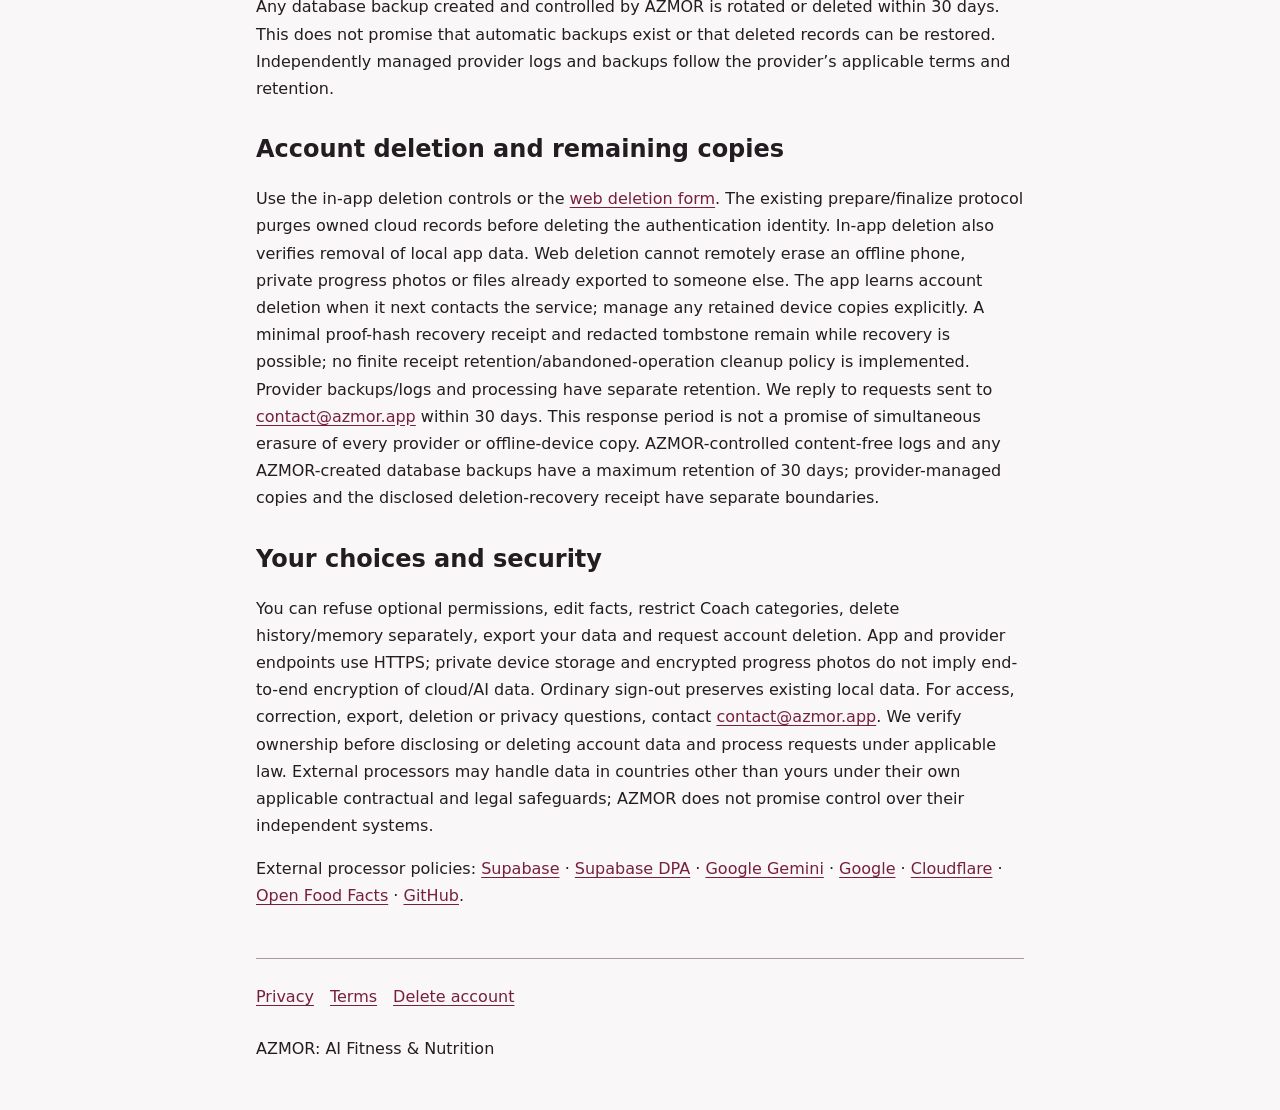
<file: en/privacy.html>
<!doctype html>
<html lang="en" dir="ltr"><head><meta charset="utf-8"><meta name="viewport" content="width=device-width,initial-scale=1"><meta name="referrer" content="no-referrer"><meta http-equiv="Content-Security-Policy" content="default-src 'self'; script-src 'self'; style-src 'self'; connect-src https://mmhspuuuxyhvukejuzps.supabase.co; img-src 'self'; object-src 'none'; base-uri 'none'; form-action 'none'"><title>AZMOR — AZMOR privacy policy</title><link rel="stylesheet" href="../policy.css"></head><body><main><header><span class="brand" dir="ltr">AZMOR</span><a href="../en/privacy.html" lang="en">English</a> <a href="../fr/privacy.html" lang="fr">Français</a> <a href="../ar/privacy.html" lang="ar" dir="rtl">العربية</a></header><nav aria-label="Privacy"><a href="privacy.html">Privacy</a><a href="terms.html">Terms</a><a href="delete-account.html">Delete account</a></nav><p class="status">Effective 29 October 2026. Operator: Mouadh Ghabi, an individual based in Tunisia.</p><h1>AZMOR privacy policy</h1>
<h2>Who is responsible</h2><p>Mouadh Ghabi operates AZMOR as an individual based in Tunisia. For privacy or account deletion, email <a href="mailto:contact@azmor.app">contact@azmor.app</a>; for product support, email <a href="mailto:support@azmor.app">support@azmor.app</a>. We reply to emailed deletion requests within 30 days and verify ownership before deleting an account.</p>
<h2>Account, training and nutrition</h2><p>An account is required. Supabase processes your email, account identifier and authentication. Optional profile answers, workouts, program choices, nutrition, weight and account preferences support the features you choose and private account restoration. Logging saves locally first and works offline after first sign-in. Cloud requests require connectivity. Profile photos remain on your device; avatar choices can sync privately.</p>
<h2>Adults only</h2><p>AZMOR is intended for adults aged 18 and over. First-run setup requires an explicit local 18+ self-declaration; a supplied birthday or age indicating under 18 stops setup until reviewed or explicitly corrected. Birthday is optional. This is self-declaration, not independent age verification. The declaration itself is local; optional birthday/profile facts can sync privately.</p>
<h2>Health Connect, steps and weight</h2><p>Optional Health Connect access reads steps, and distance or active calories when already granted. New activity permission requests are limited to steps. Separate optional weight exchange imports measurements and writes your explicit weigh-ins to Health Connect. Activity is stored as daily/hourly aggregates. Phone step counting can use Android physical activity access. Manual steps remain local. Disabling access stops future reads; it does not automatically remove facts already saved. Activity calories do not increase the nutrition budget.</p>
<h2>Coach through Google Gemini</h2><p>When you submit a Coach request, your question and permitted context pass through the AZMOR backend to Google Gemini. Backend consent and your device restrictions jointly control Training, Nutrition, Weight, Activity, XP and Profile. Automatic Profile sharing starts off. With Profile enabled, context can contain first name, derived age, sex, height and selected training/food preferences; exact birthday, full name, email, account ID and free notes are excluded from automatic context. Text you type can still contain sensitive information. Only explicitly confirmed preferences become memory. Health Connect-derived facts may be included only under their allowed scopes and explicit consent to this purpose. Google Gemini is an external processor for the inputs you choose to submit. Its handling follows the applicable <a href="https://ai.google.dev/gemini-api/terms">Gemini API terms</a> and <a href="https://policies.google.com/privacy">Google privacy policy</a>. AZMOR does not control Google’s independent security, legal or infrastructure retention and does not promise zero retention outside its systems.</p>
<h2>Food photos and voice</h2><p>Explicit meal analysis sends selected text or a resized metadata-free food photo through AZMOR to Google Gemini. AI food names, portions, nutrient estimates and assumptions remain editable before you confirm a diary entry. Supported voice recognition runs on-device; no raw audio is sent by AZMOR. Recognized text can be sent when you request analysis.</p>
<h2>Private body progress photos</h2><p>Body photos and thumbnails are encrypted with device Keystore AES-GCM in private app storage. Their date, pose, optional note, recorded weight and comparison reports remain local. They are excluded from account sync, cloud backup and device transfer and do not move to a new phone. Capture and browsing work offline. Only pressing Analyze after the separate body-photo disclosure sends the two chosen metadata-free images through AZMOR to Google Gemini, together with weight/session facts separately permitted by your Coach scopes. Photo notes and exact birthday are excluded. AZMOR does not save the images or comparison results in server chat, database or application logs; provider and infrastructure processing/retention are separate. Single-photo deletion removes its pixels, local record and related comparison reports.</p>
<h2>Reporting, notifications and sharing</h2><p>The Report action on a server-generated Coach reply sends its identifiers, reason and optional note (up to 500 characters) to AZMOR/Supabase for safety review, without sending the report to Gemini. Offline reports are queued; only a server acknowledgement means sent. Optional workout, weight, birthday and progress-photo reminders are scheduled on your device under notification settings. Explicit image/file sharing gives the selected file to your chosen app; its policies then apply. Community is hidden for launch; it is not a public social feature in this release. No advertising, advertising-ID collection or active analytics/crash SDK is added. Android vitals is operated by Google Play.</p>
<h2>Other processors and this website</h2><p>Supabase handles cloud authentication and private records; Cloudflare can route protected food search/barcode requests. An enabled Open Food Facts barcode fallback sends the barcode and public app identification, without your AZMOR bearer, profile or diary. Google receives requested AI inputs. Providers can process IP addresses and request/security metadata. The GitHub Pages host logs visitor IP addresses for security under <a href="https://docs.github.com/en/site-policy/privacy-policies/github-general-privacy-statement">GitHub’s privacy policy</a>. This site has no advertising, analytics cookies or third-party scripts. Its deletion form uses your email and a one-time code with Supabase. Login tokens stay in memory; an account identifier, random operation ID and recovery proof are stored in this browser until deletion is confirmed.</p>
<h2>Retention</h2><p>Saved account records remain until you delete them or the account, subject to the recovery boundaries below. Saved Coach conversations remain until you delete the conversation, clear Coach history or delete the account. The device keeps a bounded offline cache; older saved conversations remain available through the server. Keeping history does not send your full history to Google: provider context stays bounded to the existing recent six turns and permitted facts. Confirmed constraints still expire after 30 days, preferences/style after 90 days, and replay/decision receipts after 90 days; working-turn and result lifetimes remain separate. Expiry cleanup can be lazy on account access and does not promise physical erasure at that exact time. Temporary meal-photo retry eligibility is 10 minutes, editable meal drafts 24 hours and server meal results have a 1-hour logical expiry. Local confirmed correction receipts and body comparison reports remain until their applicable deletion/account-local wipe. Coach reports and the identifiers-only answer registry remain until account deletion, even after chat deletion.</p>
<p>AZMOR’s content-free operational infrastructure logs are retained for no more than 30 days. Any database backup created and controlled by AZMOR is rotated or deleted within 30 days. This does not promise that automatic backups exist or that deleted records can be restored. Independently managed provider logs and backups follow the provider’s applicable terms and retention.</p>
<h2>Account deletion and remaining copies</h2><p>Use the in-app deletion controls or the <a href="delete-account.html">web deletion form</a>. The existing prepare/finalize protocol purges owned cloud records before deleting the authentication identity. In-app deletion also verifies removal of local app data. Web deletion cannot remotely erase an offline phone, private progress photos or files already exported to someone else. The app learns account deletion when it next contacts the service; manage any retained device copies explicitly. A minimal proof-hash recovery receipt and redacted tombstone remain while recovery is possible; no finite receipt retention/abandoned-operation cleanup policy is implemented. Provider backups/logs and processing have separate retention. We reply to requests sent to <a href="mailto:contact@azmor.app">contact@azmor.app</a> within 30 days. This response period is not a promise of simultaneous erasure of every provider or offline-device copy. AZMOR-controlled content-free logs and any AZMOR-created database backups have a maximum retention of 30 days; provider-managed copies and the disclosed deletion-recovery receipt have separate boundaries.</p>
<h2>Your choices and security</h2><p>You can refuse optional permissions, edit facts, restrict Coach categories, delete history/memory separately, export your data and request account deletion. App and provider endpoints use HTTPS; private device storage and encrypted progress photos do not imply end-to-end encryption of cloud/AI data. Ordinary sign-out preserves existing local data. For access, correction, export, deletion or privacy questions, contact <a href="mailto:contact@azmor.app">contact@azmor.app</a>. We verify ownership before disclosing or deleting account data and process requests under applicable law. External processors may handle data in countries other than yours under their own applicable contractual and legal safeguards; AZMOR does not promise control over their independent systems.</p>
<p>External processor policies: <a href="https://supabase.com/privacy">Supabase</a> · <a href="https://supabase.com/legal/dpa">Supabase DPA</a> · <a href="https://ai.google.dev/gemini-api/terms">Google Gemini</a> · <a href="https://policies.google.com/privacy">Google</a> · <a href="https://www.cloudflare.com/privacypolicy/">Cloudflare</a> · <a href="https://world.openfoodfacts.org/terms-of-use">Open Food Facts</a> · <a href="https://docs.github.com/en/site-policy/privacy-policies/github-general-privacy-statement">GitHub</a>.</p>
<footer><nav aria-label="Privacy"><a href="privacy.html">Privacy</a><a href="terms.html">Terms</a><a href="delete-account.html">Delete account</a></nav><p dir="ltr">AZMOR: AI Fitness &amp; Nutrition</p></footer></main></body></html>
</file>
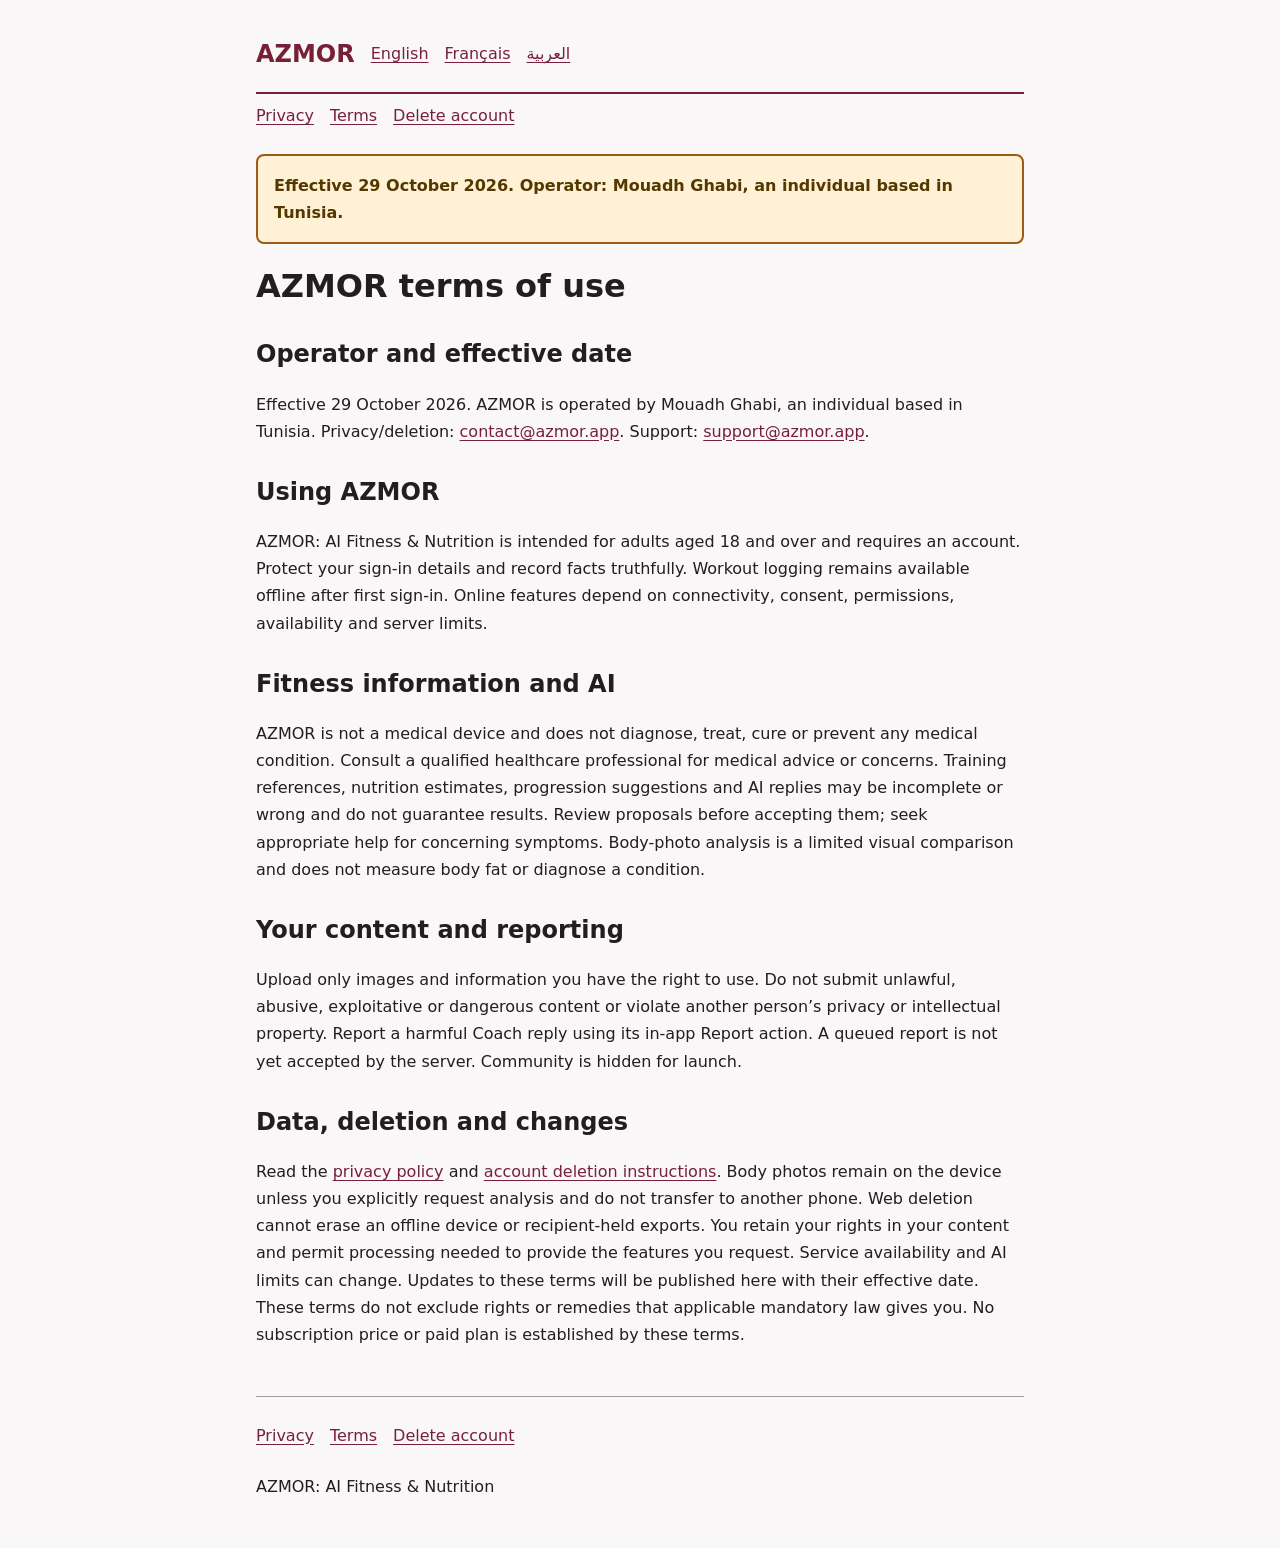
<file: en/terms.html>
<!doctype html>
<html lang="en" dir="ltr"><head><meta charset="utf-8"><meta name="viewport" content="width=device-width,initial-scale=1"><meta name="referrer" content="no-referrer"><meta http-equiv="Content-Security-Policy" content="default-src 'self'; script-src 'self'; style-src 'self'; connect-src https://mmhspuuuxyhvukejuzps.supabase.co; img-src 'self'; object-src 'none'; base-uri 'none'; form-action 'none'"><title>AZMOR — AZMOR terms of use</title><link rel="stylesheet" href="../policy.css"></head><body><main><header><span class="brand" dir="ltr">AZMOR</span><a href="../en/terms.html" lang="en">English</a> <a href="../fr/terms.html" lang="fr">Français</a> <a href="../ar/terms.html" lang="ar" dir="rtl">العربية</a></header><nav aria-label="Privacy"><a href="privacy.html">Privacy</a><a href="terms.html">Terms</a><a href="delete-account.html">Delete account</a></nav><p class="status">Effective 29 October 2026. Operator: Mouadh Ghabi, an individual based in Tunisia.</p><h1>AZMOR terms of use</h1>
<h2>Operator and effective date</h2><p>Effective 29 October 2026. AZMOR is operated by Mouadh Ghabi, an individual based in Tunisia. Privacy/deletion: <a href="mailto:contact@azmor.app">contact@azmor.app</a>. Support: <a href="mailto:support@azmor.app">support@azmor.app</a>.</p>
<h2>Using AZMOR</h2><p>AZMOR: AI Fitness &amp; Nutrition is intended for adults aged 18 and over and requires an account. Protect your sign-in details and record facts truthfully. Workout logging remains available offline after first sign-in. Online features depend on connectivity, consent, permissions, availability and server limits.</p>
<h2>Fitness information and AI</h2><p>AZMOR is not a medical device and does not diagnose, treat, cure or prevent any medical condition. Consult a qualified healthcare professional for medical advice or concerns. Training references, nutrition estimates, progression suggestions and AI replies may be incomplete or wrong and do not guarantee results. Review proposals before accepting them; seek appropriate help for concerning symptoms. Body-photo analysis is a limited visual comparison and does not measure body fat or diagnose a condition.</p>
<h2>Your content and reporting</h2><p>Upload only images and information you have the right to use. Do not submit unlawful, abusive, exploitative or dangerous content or violate another person’s privacy or intellectual property. Report a harmful Coach reply using its in-app Report action. A queued report is not yet accepted by the server. Community is hidden for launch.</p>
<h2>Data, deletion and changes</h2><p>Read the <a href="privacy.html">privacy policy</a> and <a href="delete-account.html">account deletion instructions</a>. Body photos remain on the device unless you explicitly request analysis and do not transfer to another phone. Web deletion cannot erase an offline device or recipient-held exports. You retain your rights in your content and permit processing needed to provide the features you request. Service availability and AI limits can change. Updates to these terms will be published here with their effective date. These terms do not exclude rights or remedies that applicable mandatory law gives you. No subscription price or paid plan is established by these terms.</p>
<footer><nav aria-label="Privacy"><a href="privacy.html">Privacy</a><a href="terms.html">Terms</a><a href="delete-account.html">Delete account</a></nav><p dir="ltr">AZMOR: AI Fitness &amp; Nutrition</p></footer></main></body></html>
</file>
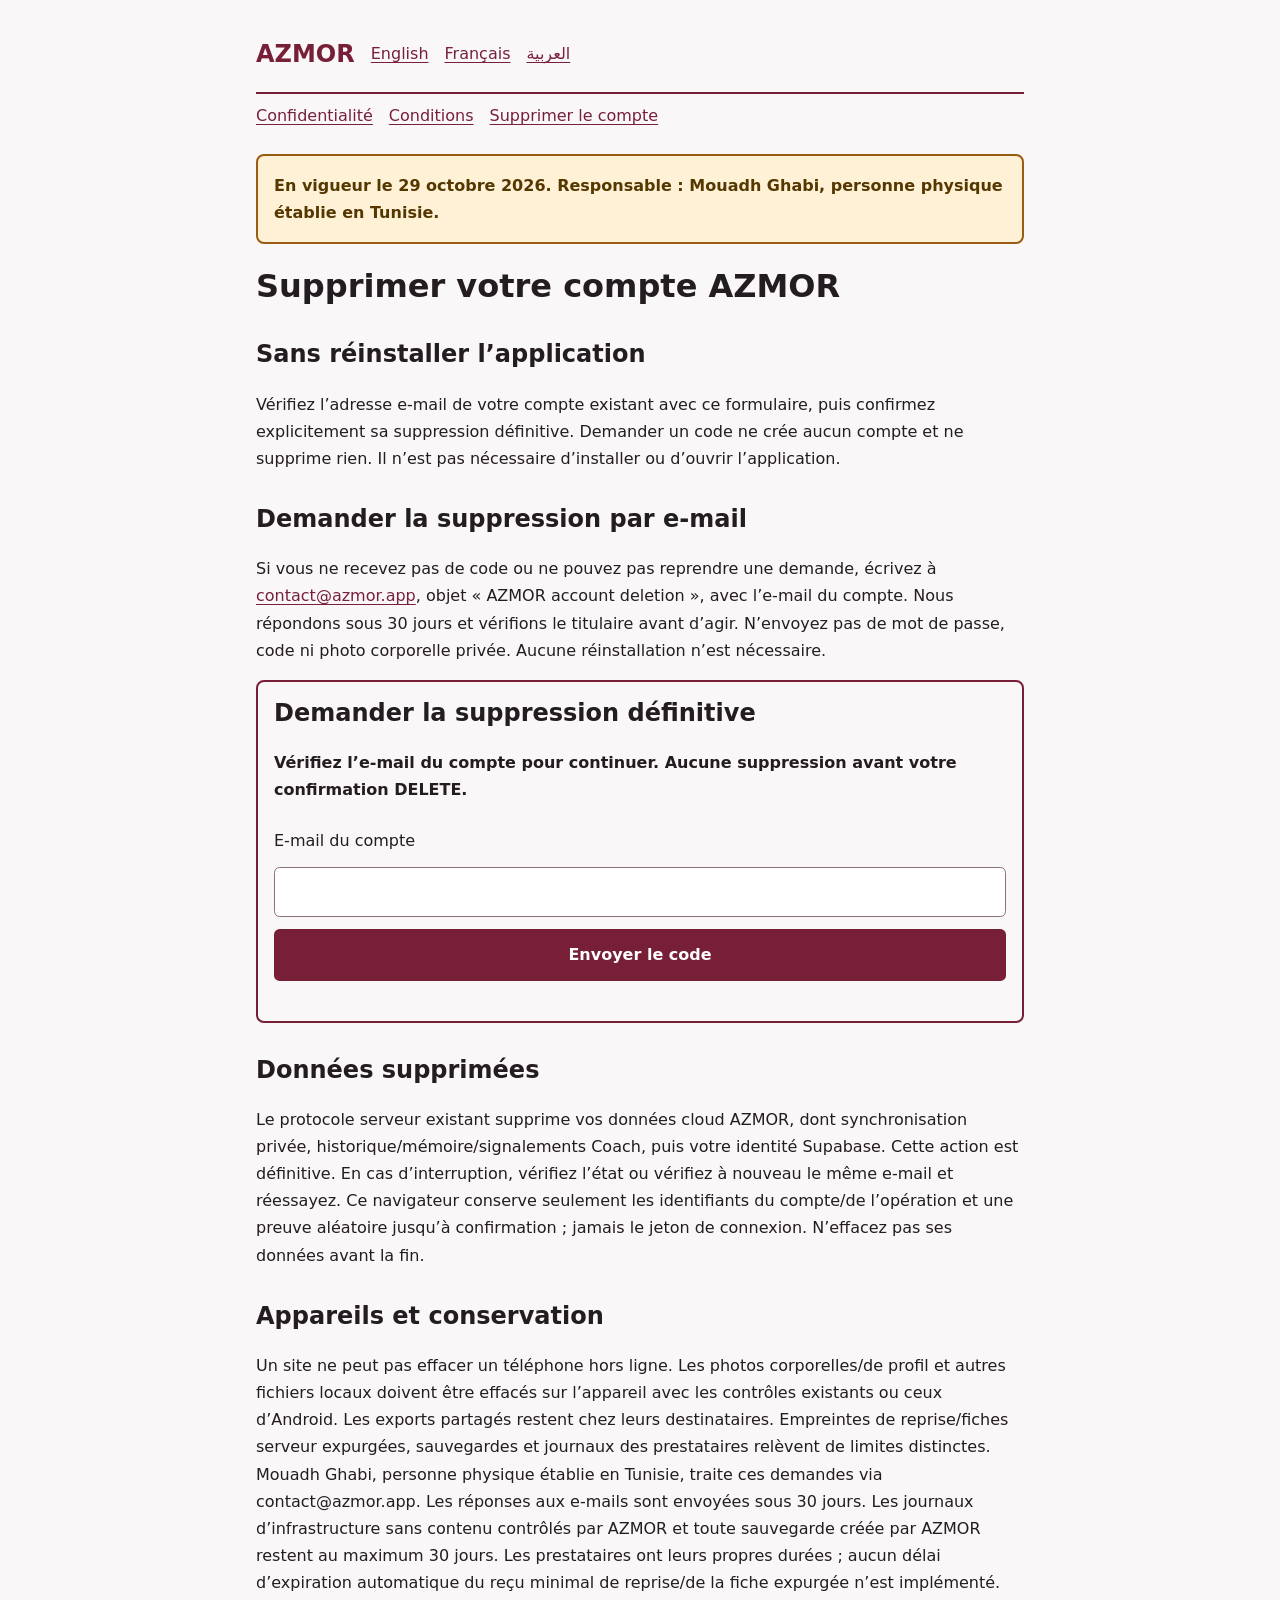
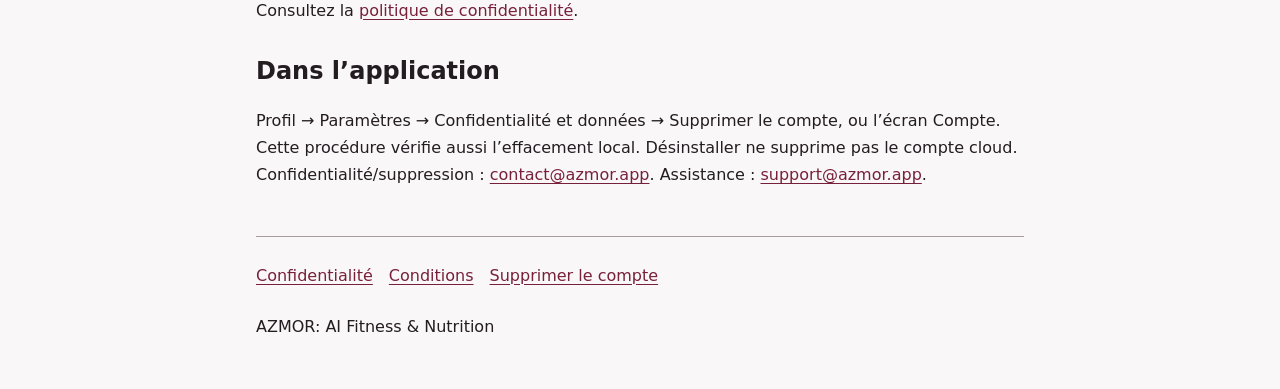
<file: fr/delete-account.html>
<!doctype html>
<html lang="fr" dir="ltr"><head><meta charset="utf-8"><meta name="viewport" content="width=device-width,initial-scale=1"><meta name="referrer" content="no-referrer"><meta http-equiv="Content-Security-Policy" content="default-src 'self'; script-src 'self'; style-src 'self'; connect-src https://mmhspuuuxyhvukejuzps.supabase.co; img-src 'self'; object-src 'none'; base-uri 'none'; form-action 'none'"><title>AZMOR — Supprimer votre compte AZMOR</title><link rel="stylesheet" href="../policy.css"></head><body><main><header><span class="brand" dir="ltr">AZMOR</span><a href="../en/delete-account.html" lang="en">English</a> <a href="../fr/delete-account.html" lang="fr">Français</a> <a href="../ar/delete-account.html" lang="ar" dir="rtl">العربية</a></header><nav aria-label="Confidentialité"><a href="privacy.html">Confidentialité</a><a href="terms.html">Conditions</a><a href="delete-account.html">Supprimer le compte</a></nav><p class="status">En vigueur le 29 octobre 2026. Responsable : Mouadh Ghabi, personne physique établie en Tunisie.</p><h1>Supprimer votre compte AZMOR</h1>
<h2>Sans réinstaller l’application</h2><p>Vérifiez l’adresse e-mail de votre compte existant avec ce formulaire, puis confirmez explicitement sa suppression définitive. Demander un code ne crée aucun compte et ne supprime rien. Il n’est pas nécessaire d’installer ou d’ouvrir l’application.</p>
<h2>Demander la suppression par e-mail</h2><p>Si vous ne recevez pas de code ou ne pouvez pas reprendre une demande, écrivez à <a href="mailto:contact@azmor.app?subject=AZMOR%20account%20deletion">contact@azmor.app</a>, objet « AZMOR account deletion », avec l’e-mail du compte. Nous répondons sous 30 jours et vérifions le titulaire avant d’agir. N’envoyez pas de mot de passe, code ni photo corporelle privée. Aucune réinstallation n’est nécessaire.</p>
<section class="deletion" aria-labelledby="deletion-heading"><h2 id="deletion-heading">Demander la suppression définitive</h2><p id="deletion-status" role="status" aria-live="polite"></p><form id="email-form"><label for="email">E-mail du compte</label><input id="email" name="email" type="email" dir="ltr" autocomplete="email" maxlength="254" required><button type="submit">Envoyer le code</button></form><form id="code-form" hidden><label for="code">Code e-mail (6 chiffres)</label><input id="code" name="code" type="text" dir="ltr" inputmode="numeric" autocomplete="one-time-code" pattern="[0-9]{6}" maxlength="6" required><button type="submit">Vérifier l’e-mail</button></form><form id="delete-form" hidden><label for="confirmation">Tapez DELETE pour supprimer définitivement ce compte</label><input id="confirmation" type="text" dir="ltr" autocomplete="off" spellcheck="false" pattern="DELETE" required><label class="ack"><input id="acknowledge" type="checkbox" required><span>Je comprends que la suppression est définitive et que le site ne peut pas effacer les copies hors ligne.</span></label><button type="submit" class="danger">Supprimer définitivement mon compte</button></form><button id="check-status" type="button" hidden>Vérifier l’état de suppression</button><noscript><p>JavaScript est nécessaire à la suppression web vérifiée. Les contrôles de l’application restent disponibles.</p></noscript></section><script type="module" src="../delete-account.js"></script>
<h2>Données supprimées</h2><p>Le protocole serveur existant supprime vos données cloud AZMOR, dont synchronisation privée, historique/mémoire/signalements Coach, puis votre identité Supabase. Cette action est définitive. En cas d’interruption, vérifiez l’état ou vérifiez à nouveau le même e-mail et réessayez. Ce navigateur conserve seulement les identifiants du compte/de l’opération et une preuve aléatoire jusqu’à confirmation ; jamais le jeton de connexion. N’effacez pas ses données avant la fin.</p>
<h2>Appareils et conservation</h2><p>Un site ne peut pas effacer un téléphone hors ligne. Les photos corporelles/de profil et autres fichiers locaux doivent être effacés sur l’appareil avec les contrôles existants ou ceux d’Android. Les exports partagés restent chez leurs destinataires. Empreintes de reprise/fiches serveur expurgées, sauvegardes et journaux des prestataires relèvent de limites distinctes. Mouadh Ghabi, personne physique établie en Tunisie, traite ces demandes via contact@azmor.app. Les réponses aux e-mails sont envoyées sous 30 jours. Les journaux d’infrastructure sans contenu contrôlés par AZMOR et toute sauvegarde créée par AZMOR restent au maximum 30 jours. Les prestataires ont leurs propres durées ; aucun délai d’expiration automatique du reçu minimal de reprise/de la fiche expurgée n’est implémenté. Consultez la <a href="privacy.html">politique de confidentialité</a>.</p>
<h2>Dans l’application</h2><p>Profil → Paramètres → Confidentialité et données → Supprimer le compte, ou l’écran Compte. Cette procédure vérifie aussi l’effacement local. Désinstaller ne supprime pas le compte cloud. Confidentialité/suppression : <a href="mailto:contact@azmor.app">contact@azmor.app</a>. Assistance : <a href="mailto:support@azmor.app">support@azmor.app</a>.</p>
<footer><nav aria-label="Confidentialité"><a href="privacy.html">Confidentialité</a><a href="terms.html">Conditions</a><a href="delete-account.html">Supprimer le compte</a></nav><p dir="ltr">AZMOR: AI Fitness &amp; Nutrition</p></footer></main></body></html>
</file>
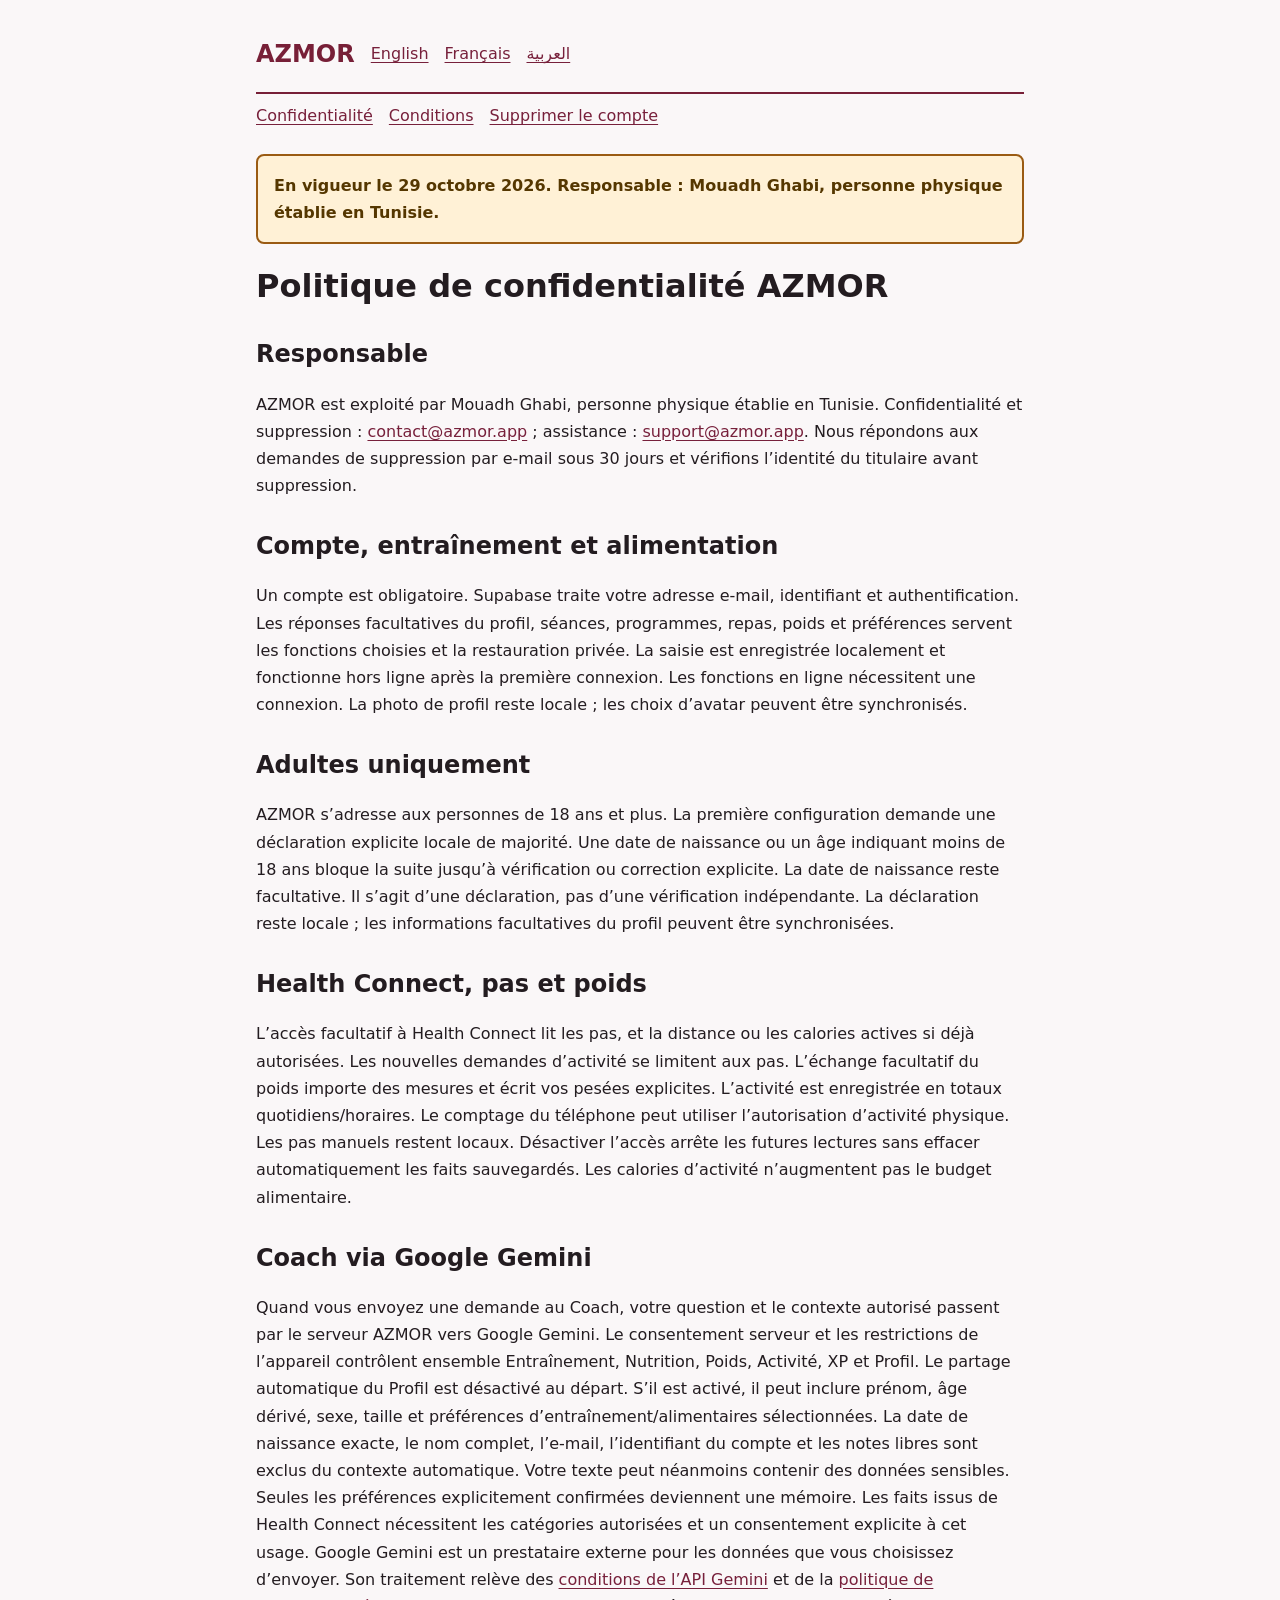
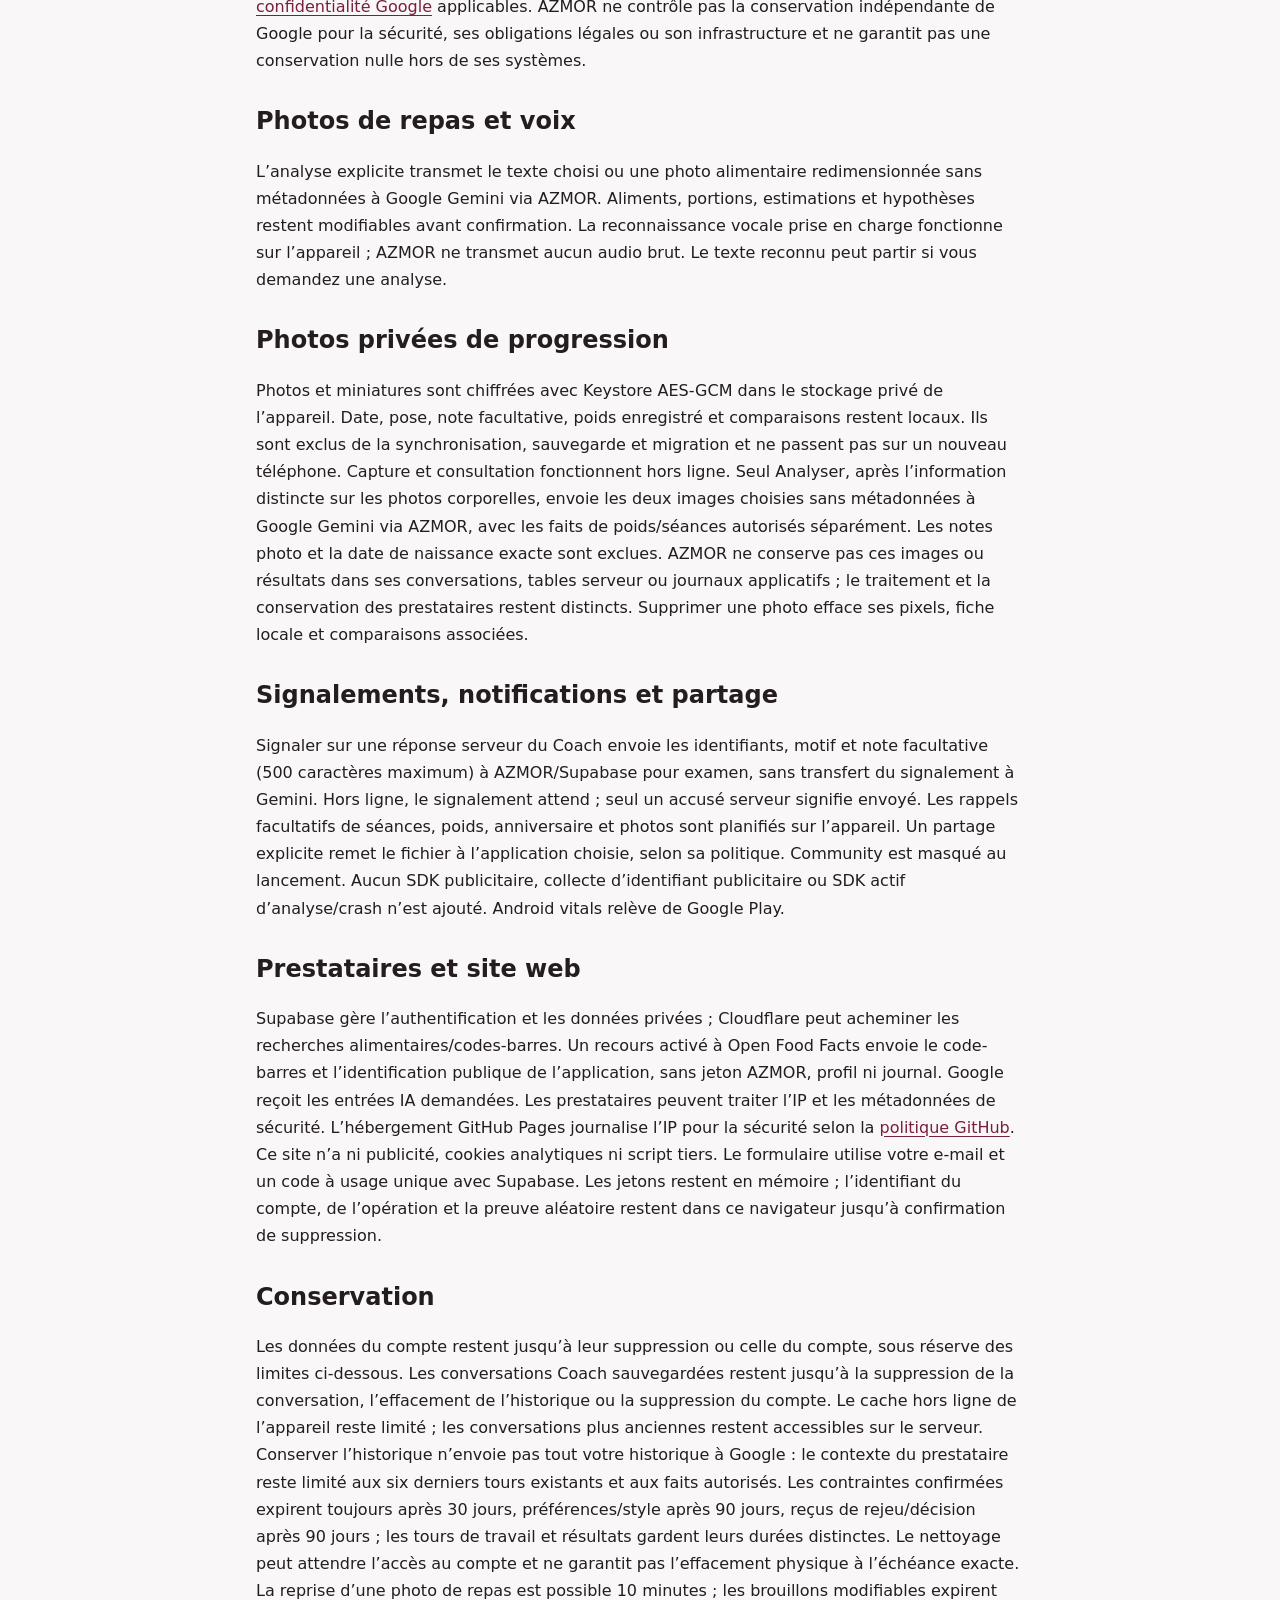
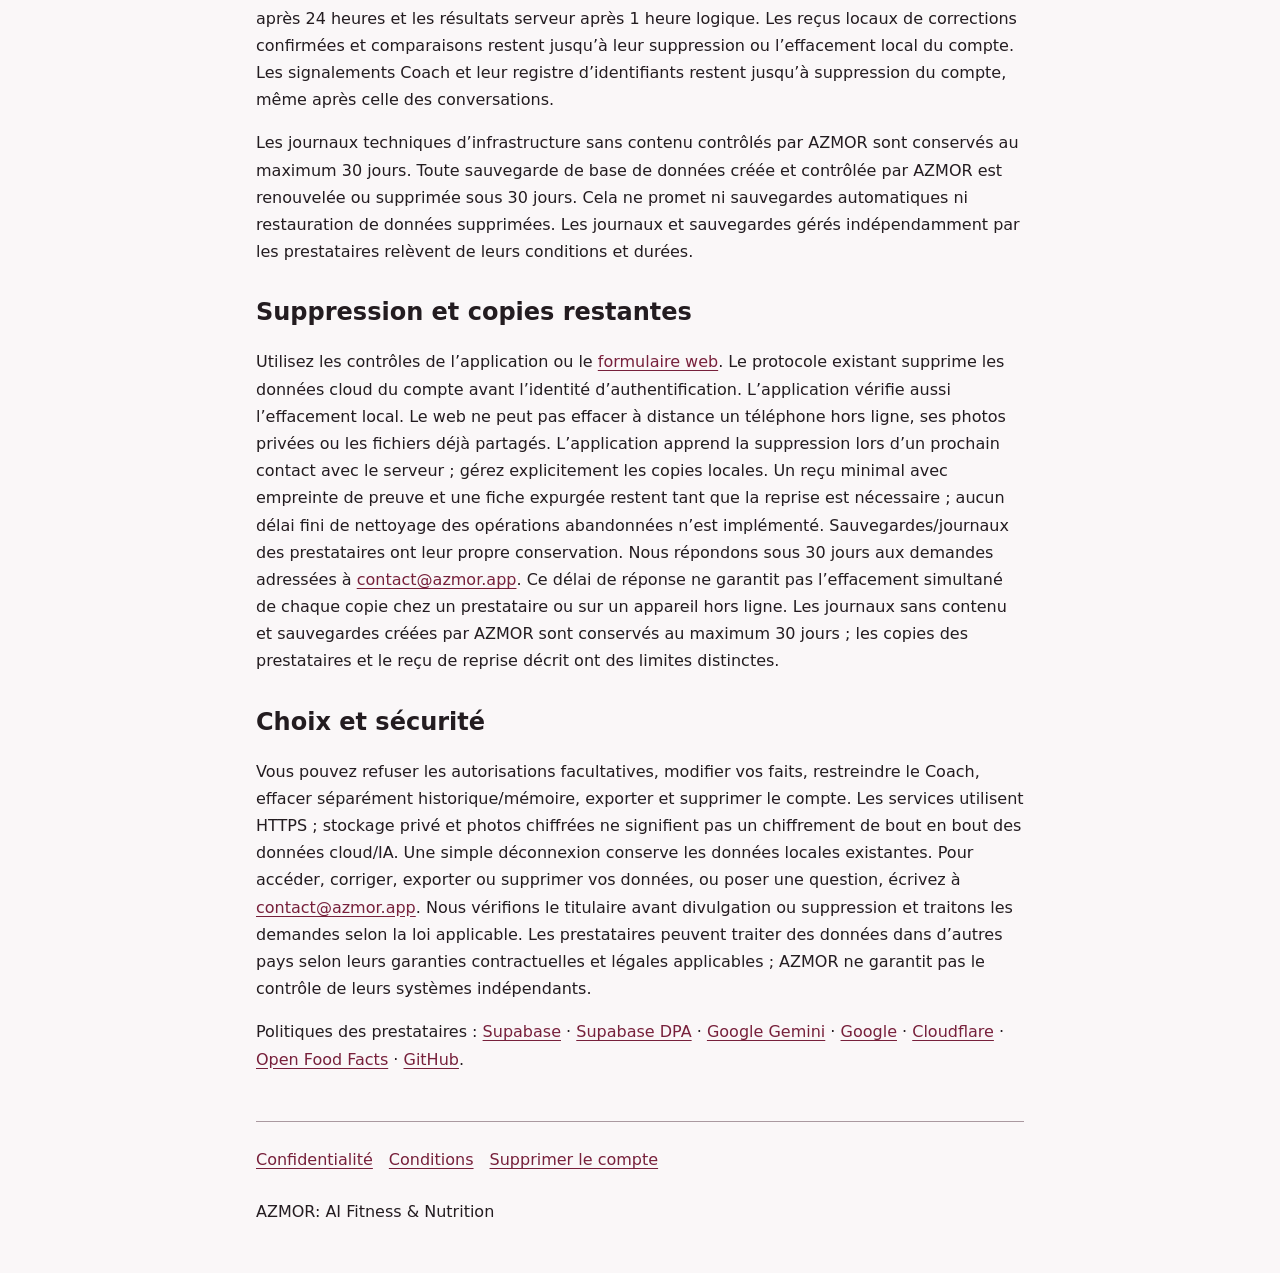
<file: fr/privacy.html>
<!doctype html>
<html lang="fr" dir="ltr"><head><meta charset="utf-8"><meta name="viewport" content="width=device-width,initial-scale=1"><meta name="referrer" content="no-referrer"><meta http-equiv="Content-Security-Policy" content="default-src 'self'; script-src 'self'; style-src 'self'; connect-src https://mmhspuuuxyhvukejuzps.supabase.co; img-src 'self'; object-src 'none'; base-uri 'none'; form-action 'none'"><title>AZMOR — Politique de confidentialité AZMOR</title><link rel="stylesheet" href="../policy.css"></head><body><main><header><span class="brand" dir="ltr">AZMOR</span><a href="../en/privacy.html" lang="en">English</a> <a href="../fr/privacy.html" lang="fr">Français</a> <a href="../ar/privacy.html" lang="ar" dir="rtl">العربية</a></header><nav aria-label="Confidentialité"><a href="privacy.html">Confidentialité</a><a href="terms.html">Conditions</a><a href="delete-account.html">Supprimer le compte</a></nav><p class="status">En vigueur le 29 octobre 2026. Responsable : Mouadh Ghabi, personne physique établie en Tunisie.</p><h1>Politique de confidentialité AZMOR</h1>
<h2>Responsable</h2><p>AZMOR est exploité par Mouadh Ghabi, personne physique établie en Tunisie. Confidentialité et suppression : <a href="mailto:contact@azmor.app">contact@azmor.app</a> ; assistance : <a href="mailto:support@azmor.app">support@azmor.app</a>. Nous répondons aux demandes de suppression par e-mail sous 30 jours et vérifions l’identité du titulaire avant suppression.</p>
<h2>Compte, entraînement et alimentation</h2><p>Un compte est obligatoire. Supabase traite votre adresse e-mail, identifiant et authentification. Les réponses facultatives du profil, séances, programmes, repas, poids et préférences servent les fonctions choisies et la restauration privée. La saisie est enregistrée localement et fonctionne hors ligne après la première connexion. Les fonctions en ligne nécessitent une connexion. La photo de profil reste locale ; les choix d’avatar peuvent être synchronisés.</p>
<h2>Adultes uniquement</h2><p>AZMOR s’adresse aux personnes de 18 ans et plus. La première configuration demande une déclaration explicite locale de majorité. Une date de naissance ou un âge indiquant moins de 18 ans bloque la suite jusqu’à vérification ou correction explicite. La date de naissance reste facultative. Il s’agit d’une déclaration, pas d’une vérification indépendante. La déclaration reste locale ; les informations facultatives du profil peuvent être synchronisées.</p>
<h2>Health Connect, pas et poids</h2><p>L’accès facultatif à Health Connect lit les pas, et la distance ou les calories actives si déjà autorisées. Les nouvelles demandes d’activité se limitent aux pas. L’échange facultatif du poids importe des mesures et écrit vos pesées explicites. L’activité est enregistrée en totaux quotidiens/horaires. Le comptage du téléphone peut utiliser l’autorisation d’activité physique. Les pas manuels restent locaux. Désactiver l’accès arrête les futures lectures sans effacer automatiquement les faits sauvegardés. Les calories d’activité n’augmentent pas le budget alimentaire.</p>
<h2>Coach via Google Gemini</h2><p>Quand vous envoyez une demande au Coach, votre question et le contexte autorisé passent par le serveur AZMOR vers Google Gemini. Le consentement serveur et les restrictions de l’appareil contrôlent ensemble Entraînement, Nutrition, Poids, Activité, XP et Profil. Le partage automatique du Profil est désactivé au départ. S’il est activé, il peut inclure prénom, âge dérivé, sexe, taille et préférences d’entraînement/alimentaires sélectionnées. La date de naissance exacte, le nom complet, l’e-mail, l’identifiant du compte et les notes libres sont exclus du contexte automatique. Votre texte peut néanmoins contenir des données sensibles. Seules les préférences explicitement confirmées deviennent une mémoire. Les faits issus de Health Connect nécessitent les catégories autorisées et un consentement explicite à cet usage. Google Gemini est un prestataire externe pour les données que vous choisissez d’envoyer. Son traitement relève des <a href="https://ai.google.dev/gemini-api/terms">conditions de l’API Gemini</a> et de la <a href="https://policies.google.com/privacy">politique de confidentialité Google</a> applicables. AZMOR ne contrôle pas la conservation indépendante de Google pour la sécurité, ses obligations légales ou son infrastructure et ne garantit pas une conservation nulle hors de ses systèmes.</p>
<h2>Photos de repas et voix</h2><p>L’analyse explicite transmet le texte choisi ou une photo alimentaire redimensionnée sans métadonnées à Google Gemini via AZMOR. Aliments, portions, estimations et hypothèses restent modifiables avant confirmation. La reconnaissance vocale prise en charge fonctionne sur l’appareil ; AZMOR ne transmet aucun audio brut. Le texte reconnu peut partir si vous demandez une analyse.</p>
<h2>Photos privées de progression</h2><p>Photos et miniatures sont chiffrées avec Keystore AES-GCM dans le stockage privé de l’appareil. Date, pose, note facultative, poids enregistré et comparaisons restent locaux. Ils sont exclus de la synchronisation, sauvegarde et migration et ne passent pas sur un nouveau téléphone. Capture et consultation fonctionnent hors ligne. Seul Analyser, après l’information distincte sur les photos corporelles, envoie les deux images choisies sans métadonnées à Google Gemini via AZMOR, avec les faits de poids/séances autorisés séparément. Les notes photo et la date de naissance exacte sont exclues. AZMOR ne conserve pas ces images ou résultats dans ses conversations, tables serveur ou journaux applicatifs ; le traitement et la conservation des prestataires restent distincts. Supprimer une photo efface ses pixels, fiche locale et comparaisons associées.</p>
<h2>Signalements, notifications et partage</h2><p>Signaler sur une réponse serveur du Coach envoie les identifiants, motif et note facultative (500 caractères maximum) à AZMOR/Supabase pour examen, sans transfert du signalement à Gemini. Hors ligne, le signalement attend ; seul un accusé serveur signifie envoyé. Les rappels facultatifs de séances, poids, anniversaire et photos sont planifiés sur l’appareil. Un partage explicite remet le fichier à l’application choisie, selon sa politique. Community est masqué au lancement. Aucun SDK publicitaire, collecte d’identifiant publicitaire ou SDK actif d’analyse/crash n’est ajouté. Android vitals relève de Google Play.</p>
<h2>Prestataires et site web</h2><p>Supabase gère l’authentification et les données privées ; Cloudflare peut acheminer les recherches alimentaires/codes-barres. Un recours activé à Open Food Facts envoie le code-barres et l’identification publique de l’application, sans jeton AZMOR, profil ni journal. Google reçoit les entrées IA demandées. Les prestataires peuvent traiter l’IP et les métadonnées de sécurité. L’hébergement GitHub Pages journalise l’IP pour la sécurité selon la <a href="https://docs.github.com/en/site-policy/privacy-policies/github-general-privacy-statement">politique GitHub</a>. Ce site n’a ni publicité, cookies analytiques ni script tiers. Le formulaire utilise votre e-mail et un code à usage unique avec Supabase. Les jetons restent en mémoire ; l’identifiant du compte, de l’opération et la preuve aléatoire restent dans ce navigateur jusqu’à confirmation de suppression.</p>
<h2>Conservation</h2><p>Les données du compte restent jusqu’à leur suppression ou celle du compte, sous réserve des limites ci-dessous. Les conversations Coach sauvegardées restent jusqu’à la suppression de la conversation, l’effacement de l’historique ou la suppression du compte. Le cache hors ligne de l’appareil reste limité ; les conversations plus anciennes restent accessibles sur le serveur. Conserver l’historique n’envoie pas tout votre historique à Google : le contexte du prestataire reste limité aux six derniers tours existants et aux faits autorisés. Les contraintes confirmées expirent toujours après 30 jours, préférences/style après 90 jours, reçus de rejeu/décision après 90 jours ; les tours de travail et résultats gardent leurs durées distinctes. Le nettoyage peut attendre l’accès au compte et ne garantit pas l’effacement physique à l’échéance exacte. La reprise d’une photo de repas est possible 10 minutes ; les brouillons modifiables expirent après 24 heures et les résultats serveur après 1 heure logique. Les reçus locaux de corrections confirmées et comparaisons restent jusqu’à leur suppression ou l’effacement local du compte. Les signalements Coach et leur registre d’identifiants restent jusqu’à suppression du compte, même après celle des conversations.</p>
<p>Les journaux techniques d’infrastructure sans contenu contrôlés par AZMOR sont conservés au maximum 30 jours. Toute sauvegarde de base de données créée et contrôlée par AZMOR est renouvelée ou supprimée sous 30 jours. Cela ne promet ni sauvegardes automatiques ni restauration de données supprimées. Les journaux et sauvegardes gérés indépendamment par les prestataires relèvent de leurs conditions et durées.</p>
<h2>Suppression et copies restantes</h2><p>Utilisez les contrôles de l’application ou le <a href="delete-account.html">formulaire web</a>. Le protocole existant supprime les données cloud du compte avant l’identité d’authentification. L’application vérifie aussi l’effacement local. Le web ne peut pas effacer à distance un téléphone hors ligne, ses photos privées ou les fichiers déjà partagés. L’application apprend la suppression lors d’un prochain contact avec le serveur ; gérez explicitement les copies locales. Un reçu minimal avec empreinte de preuve et une fiche expurgée restent tant que la reprise est nécessaire ; aucun délai fini de nettoyage des opérations abandonnées n’est implémenté. Sauvegardes/journaux des prestataires ont leur propre conservation. Nous répondons sous 30 jours aux demandes adressées à <a href="mailto:contact@azmor.app">contact@azmor.app</a>. Ce délai de réponse ne garantit pas l’effacement simultané de chaque copie chez un prestataire ou sur un appareil hors ligne. Les journaux sans contenu et sauvegardes créées par AZMOR sont conservés au maximum 30 jours ; les copies des prestataires et le reçu de reprise décrit ont des limites distinctes.</p>
<h2>Choix et sécurité</h2><p>Vous pouvez refuser les autorisations facultatives, modifier vos faits, restreindre le Coach, effacer séparément historique/mémoire, exporter et supprimer le compte. Les services utilisent HTTPS ; stockage privé et photos chiffrées ne signifient pas un chiffrement de bout en bout des données cloud/IA. Une simple déconnexion conserve les données locales existantes. Pour accéder, corriger, exporter ou supprimer vos données, ou poser une question, écrivez à <a href="mailto:contact@azmor.app">contact@azmor.app</a>. Nous vérifions le titulaire avant divulgation ou suppression et traitons les demandes selon la loi applicable. Les prestataires peuvent traiter des données dans d’autres pays selon leurs garanties contractuelles et légales applicables ; AZMOR ne garantit pas le contrôle de leurs systèmes indépendants.</p>
<p>Politiques des prestataires : <a href="https://supabase.com/privacy">Supabase</a> · <a href="https://supabase.com/legal/dpa">Supabase DPA</a> · <a href="https://ai.google.dev/gemini-api/terms">Google Gemini</a> · <a href="https://policies.google.com/privacy">Google</a> · <a href="https://www.cloudflare.com/privacypolicy/">Cloudflare</a> · <a href="https://world.openfoodfacts.org/terms-of-use">Open Food Facts</a> · <a href="https://docs.github.com/en/site-policy/privacy-policies/github-general-privacy-statement">GitHub</a>.</p>
<footer><nav aria-label="Confidentialité"><a href="privacy.html">Confidentialité</a><a href="terms.html">Conditions</a><a href="delete-account.html">Supprimer le compte</a></nav><p dir="ltr">AZMOR: AI Fitness &amp; Nutrition</p></footer></main></body></html>
</file>
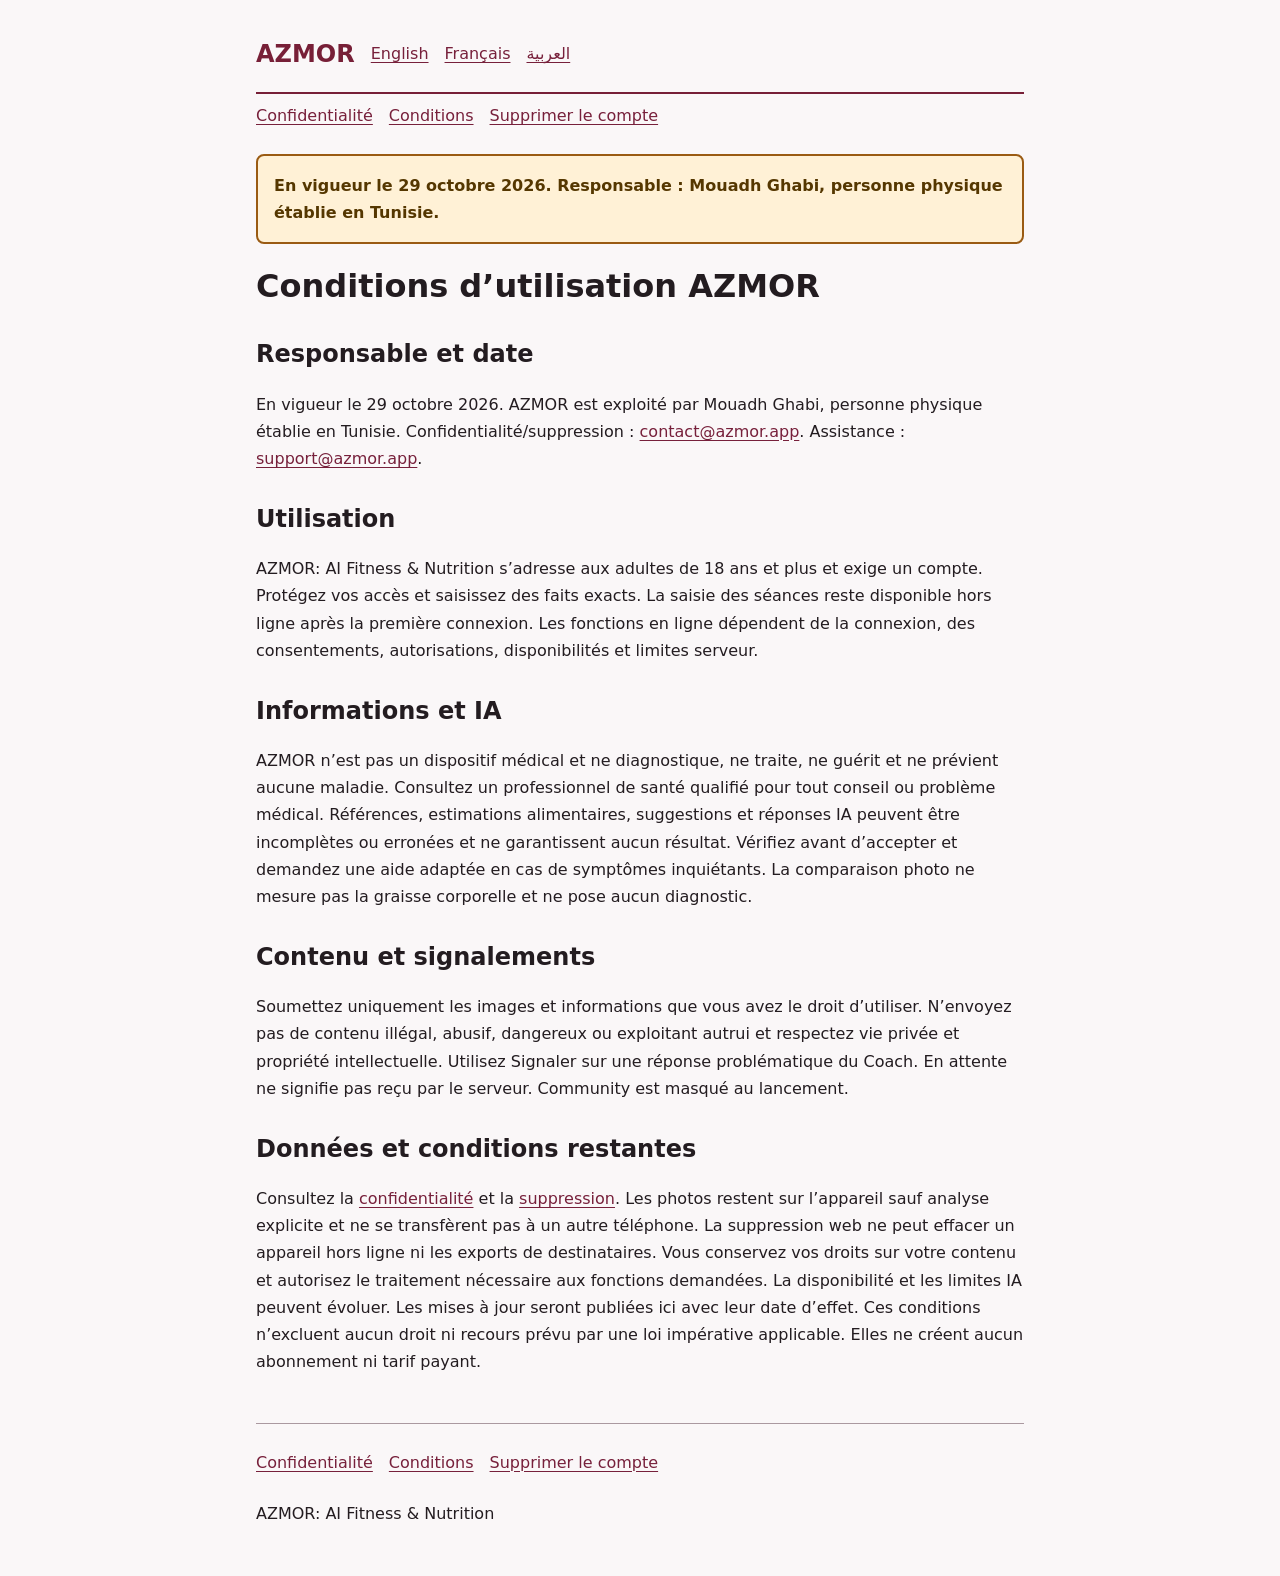
<file: fr/terms.html>
<!doctype html>
<html lang="fr" dir="ltr"><head><meta charset="utf-8"><meta name="viewport" content="width=device-width,initial-scale=1"><meta name="referrer" content="no-referrer"><meta http-equiv="Content-Security-Policy" content="default-src 'self'; script-src 'self'; style-src 'self'; connect-src https://mmhspuuuxyhvukejuzps.supabase.co; img-src 'self'; object-src 'none'; base-uri 'none'; form-action 'none'"><title>AZMOR — Conditions d’utilisation AZMOR</title><link rel="stylesheet" href="../policy.css"></head><body><main><header><span class="brand" dir="ltr">AZMOR</span><a href="../en/terms.html" lang="en">English</a> <a href="../fr/terms.html" lang="fr">Français</a> <a href="../ar/terms.html" lang="ar" dir="rtl">العربية</a></header><nav aria-label="Confidentialité"><a href="privacy.html">Confidentialité</a><a href="terms.html">Conditions</a><a href="delete-account.html">Supprimer le compte</a></nav><p class="status">En vigueur le 29 octobre 2026. Responsable : Mouadh Ghabi, personne physique établie en Tunisie.</p><h1>Conditions d’utilisation AZMOR</h1>
<h2>Responsable et date</h2><p>En vigueur le 29 octobre 2026. AZMOR est exploité par Mouadh Ghabi, personne physique établie en Tunisie. Confidentialité/suppression : <a href="mailto:contact@azmor.app">contact@azmor.app</a>. Assistance : <a href="mailto:support@azmor.app">support@azmor.app</a>.</p>
<h2>Utilisation</h2><p>AZMOR: AI Fitness &amp; Nutrition s’adresse aux adultes de 18 ans et plus et exige un compte. Protégez vos accès et saisissez des faits exacts. La saisie des séances reste disponible hors ligne après la première connexion. Les fonctions en ligne dépendent de la connexion, des consentements, autorisations, disponibilités et limites serveur.</p>
<h2>Informations et IA</h2><p>AZMOR n’est pas un dispositif médical et ne diagnostique, ne traite, ne guérit et ne prévient aucune maladie. Consultez un professionnel de santé qualifié pour tout conseil ou problème médical. Références, estimations alimentaires, suggestions et réponses IA peuvent être incomplètes ou erronées et ne garantissent aucun résultat. Vérifiez avant d’accepter et demandez une aide adaptée en cas de symptômes inquiétants. La comparaison photo ne mesure pas la graisse corporelle et ne pose aucun diagnostic.</p>
<h2>Contenu et signalements</h2><p>Soumettez uniquement les images et informations que vous avez le droit d’utiliser. N’envoyez pas de contenu illégal, abusif, dangereux ou exploitant autrui et respectez vie privée et propriété intellectuelle. Utilisez Signaler sur une réponse problématique du Coach. En attente ne signifie pas reçu par le serveur. Community est masqué au lancement.</p>
<h2>Données et conditions restantes</h2><p>Consultez la <a href="privacy.html">confidentialité</a> et la <a href="delete-account.html">suppression</a>. Les photos restent sur l’appareil sauf analyse explicite et ne se transfèrent pas à un autre téléphone. La suppression web ne peut effacer un appareil hors ligne ni les exports de destinataires. Vous conservez vos droits sur votre contenu et autorisez le traitement nécessaire aux fonctions demandées. La disponibilité et les limites IA peuvent évoluer. Les mises à jour seront publiées ici avec leur date d’effet. Ces conditions n’excluent aucun droit ni recours prévu par une loi impérative applicable. Elles ne créent aucun abonnement ni tarif payant.</p>
<footer><nav aria-label="Confidentialité"><a href="privacy.html">Confidentialité</a><a href="terms.html">Conditions</a><a href="delete-account.html">Supprimer le compte</a></nav><p dir="ltr">AZMOR: AI Fitness &amp; Nutrition</p></footer></main></body></html>
</file>
<file: policy.css>
:root{color-scheme:light dark;font-family:system-ui,-apple-system,'Segoe UI',Tahoma,sans-serif;line-height:1.7}body{margin:0;background:#faf7f8;color:#231c20}main{max-width:48rem;margin:auto;padding:clamp(1rem,4vw,2rem)}header,nav{display:flex;gap:1rem;flex-wrap:wrap;align-items:center}header{border-bottom:2px solid #771f37;padding-bottom:1rem}.brand{font-weight:800;color:#771f37;font-size:1.5rem}a{color:#77203b;text-underline-offset:.2em}a:focus-visible,button:focus-visible,input:focus-visible{outline:3px solid #ba5c7c;outline-offset:4px}.status{border:2px solid #9a5b13;border-radius:.5rem;padding:1rem;background:#fff1d6;color:#553700;font-weight:650}h1,h2{line-height:1.3;overflow-wrap:anywhere}h2{margin-top:2rem}strong,p{overflow-wrap:anywhere}footer{margin-top:3rem;border-top:1px solid #aa99a0;padding-top:1rem}nav a,header a{display:inline-flex;align-items:center;min-height:44px}form{display:grid;gap:.75rem;margin-block:1.5rem}input,button{font:inherit;border-radius:.35rem;box-sizing:border-box;min-height:48px}input{max-width:100%;width:100%;padding:.65rem;border:1px solid #8a717a;background:#fff;color:#231c20}button{padding:.65rem 1.1rem;border:2px solid #771f37;background:#771f37;color:white;font-weight:650;cursor:pointer;max-width:100%;white-space:normal}.danger{border-width:3px}.ack{display:flex;gap:.75rem;align-items:flex-start}.ack input{flex:0 0 24px;width:24px;min-height:24px;margin-top:.35rem}.deletion{padding:1rem;border:2px solid #771f37;border-radius:.5rem}.deletion h2{margin-top:0}button:disabled{opacity:.6;cursor:wait}[hidden]{display:none!important}#deletion-status{min-height:3rem;font-weight:600}@media(prefers-color-scheme:dark){body{background:#171215;color:#f2e9ee}.brand,a{color:#f2a8c0}.status{background:#332511;color:#ffe0a5;border-color:#d8a34c}input{background:#261c22;color:#f2e9ee;border-color:#b88e9e}button{background:#852d48;border-color:#eaa1ba}.deletion{border-color:#eaa1ba}}
</file>
